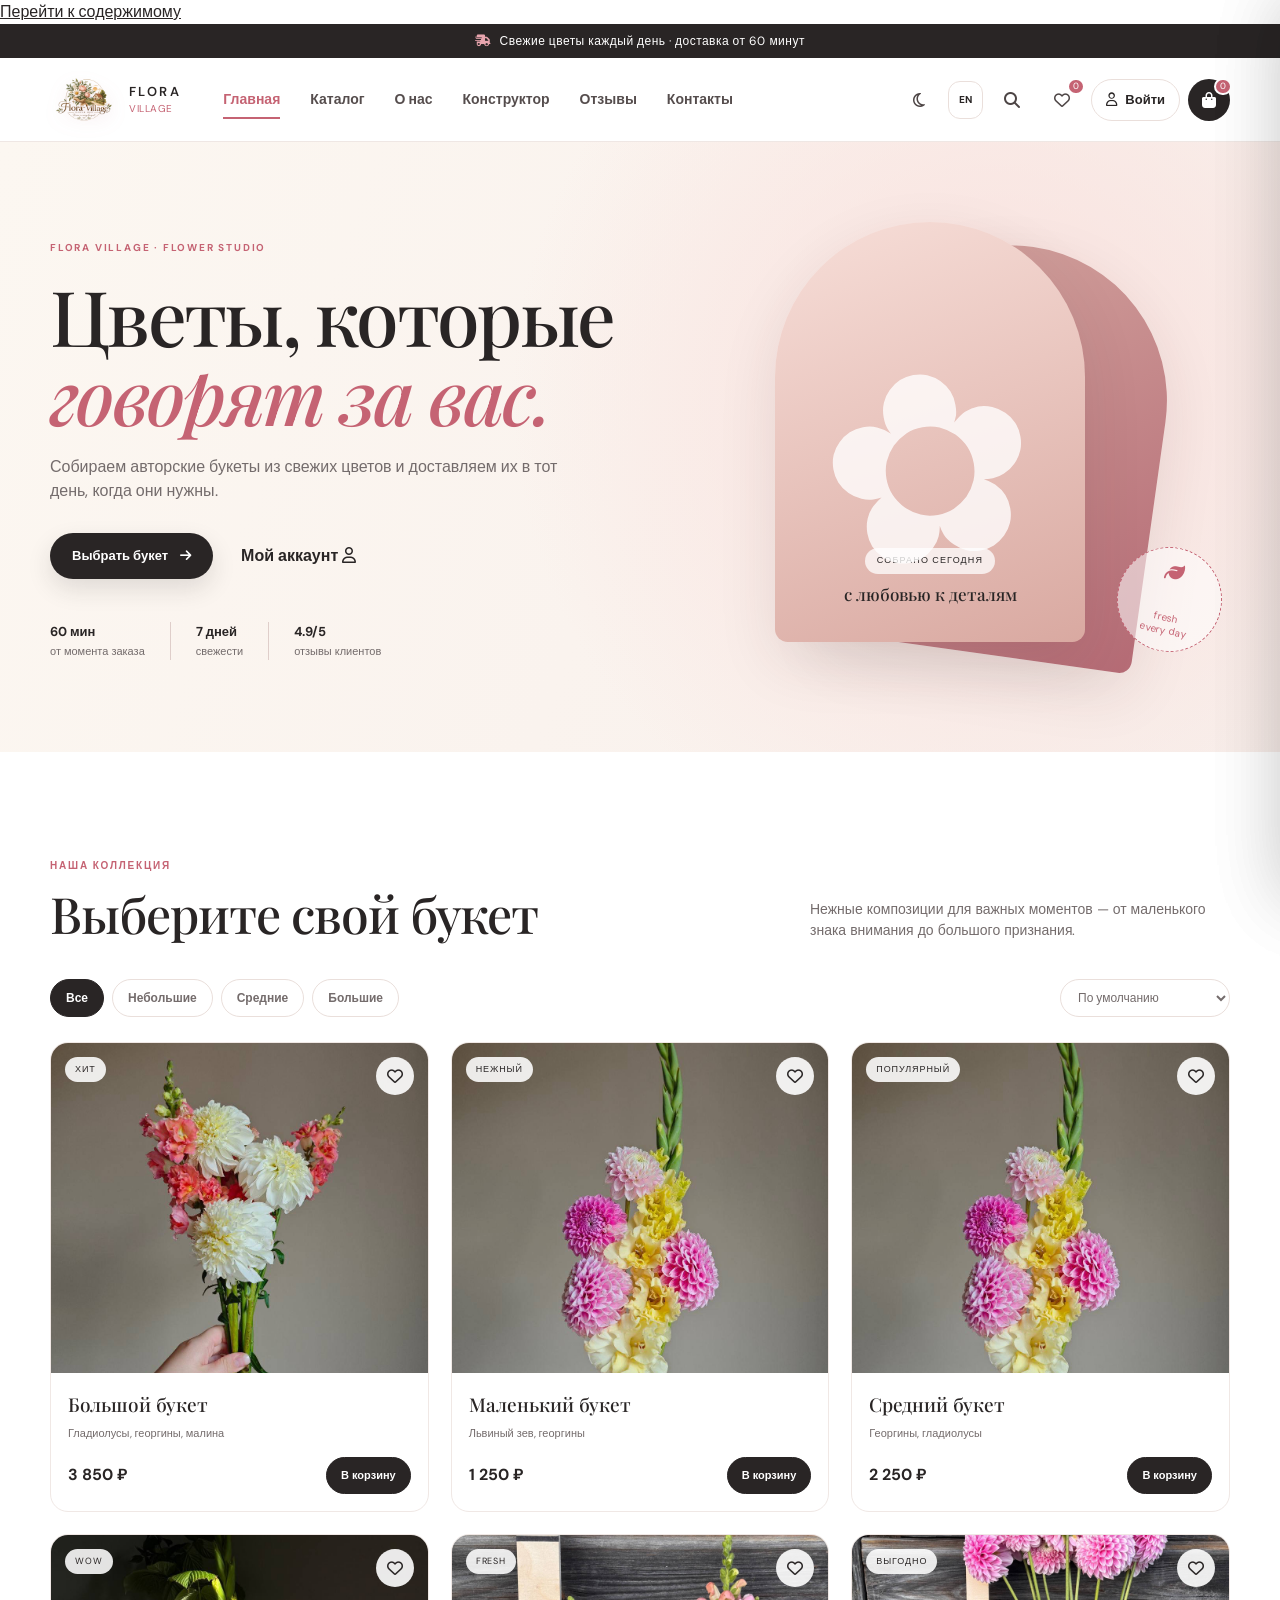
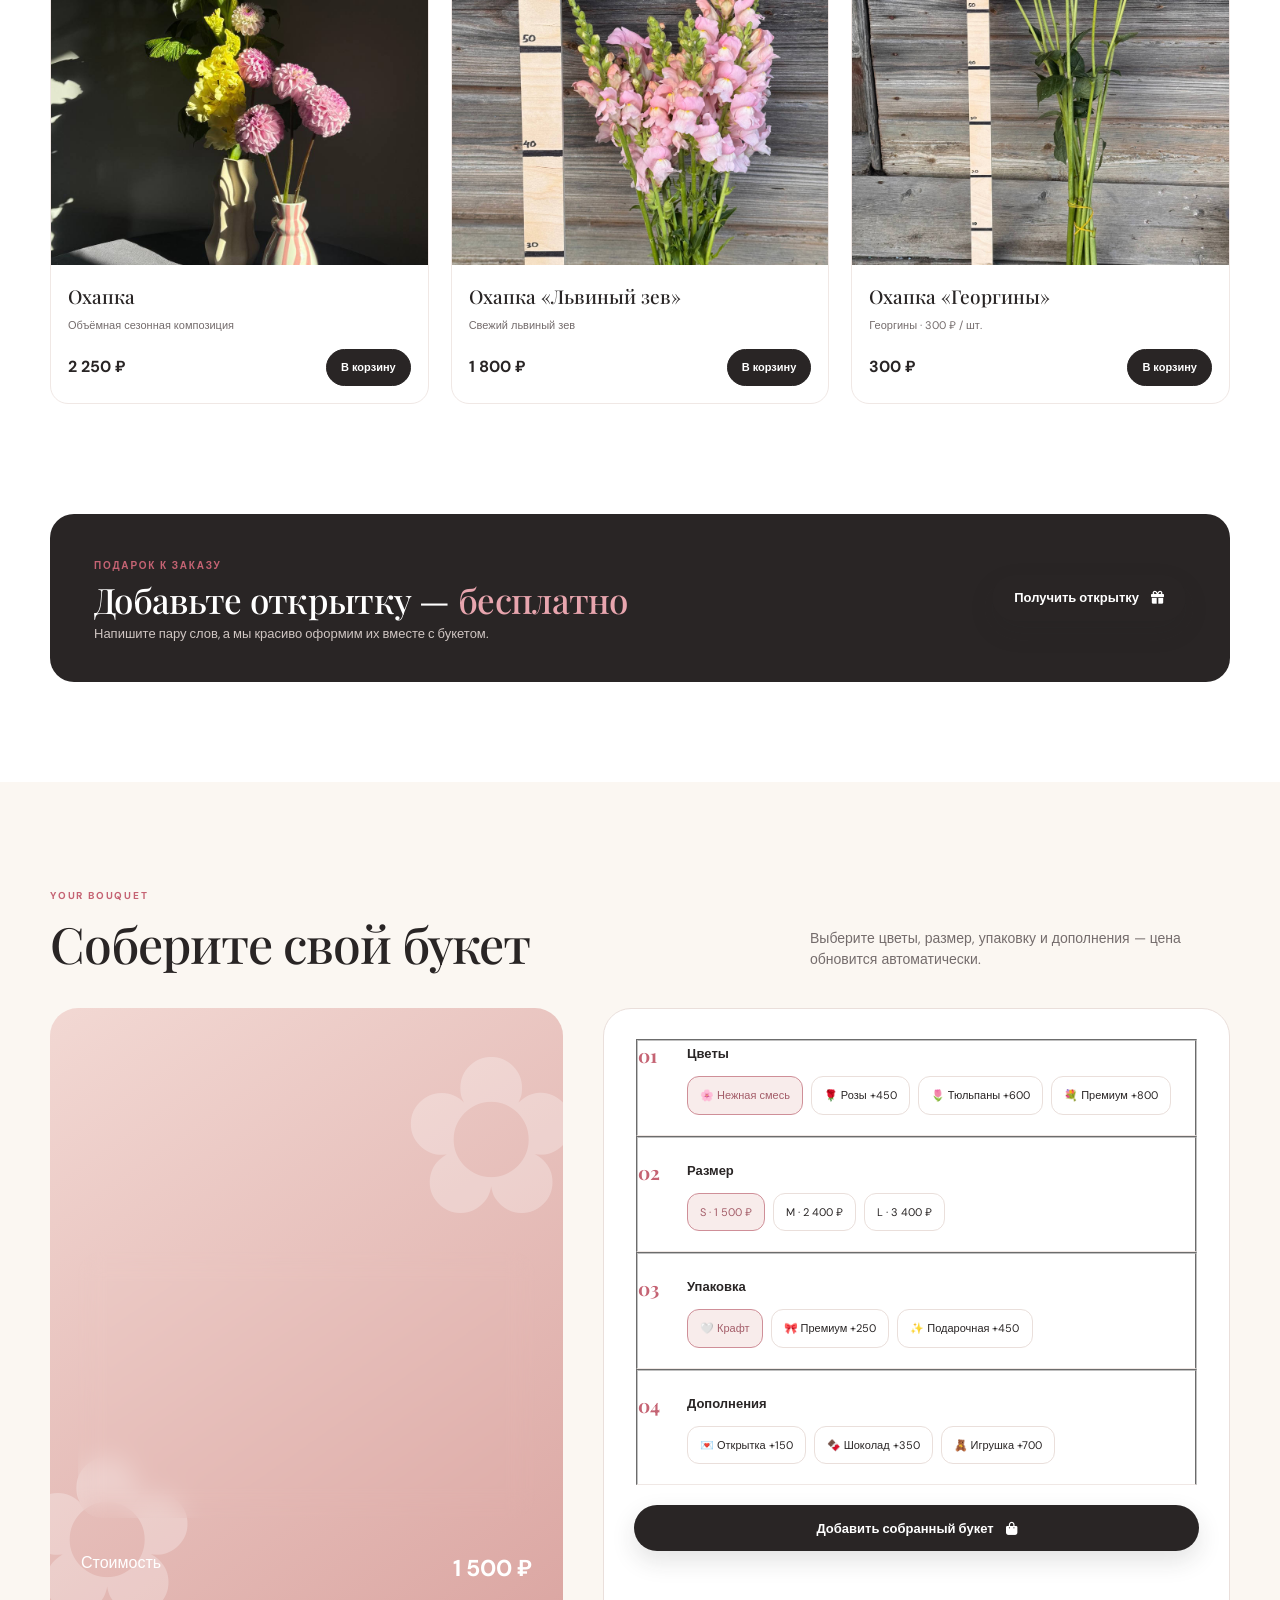
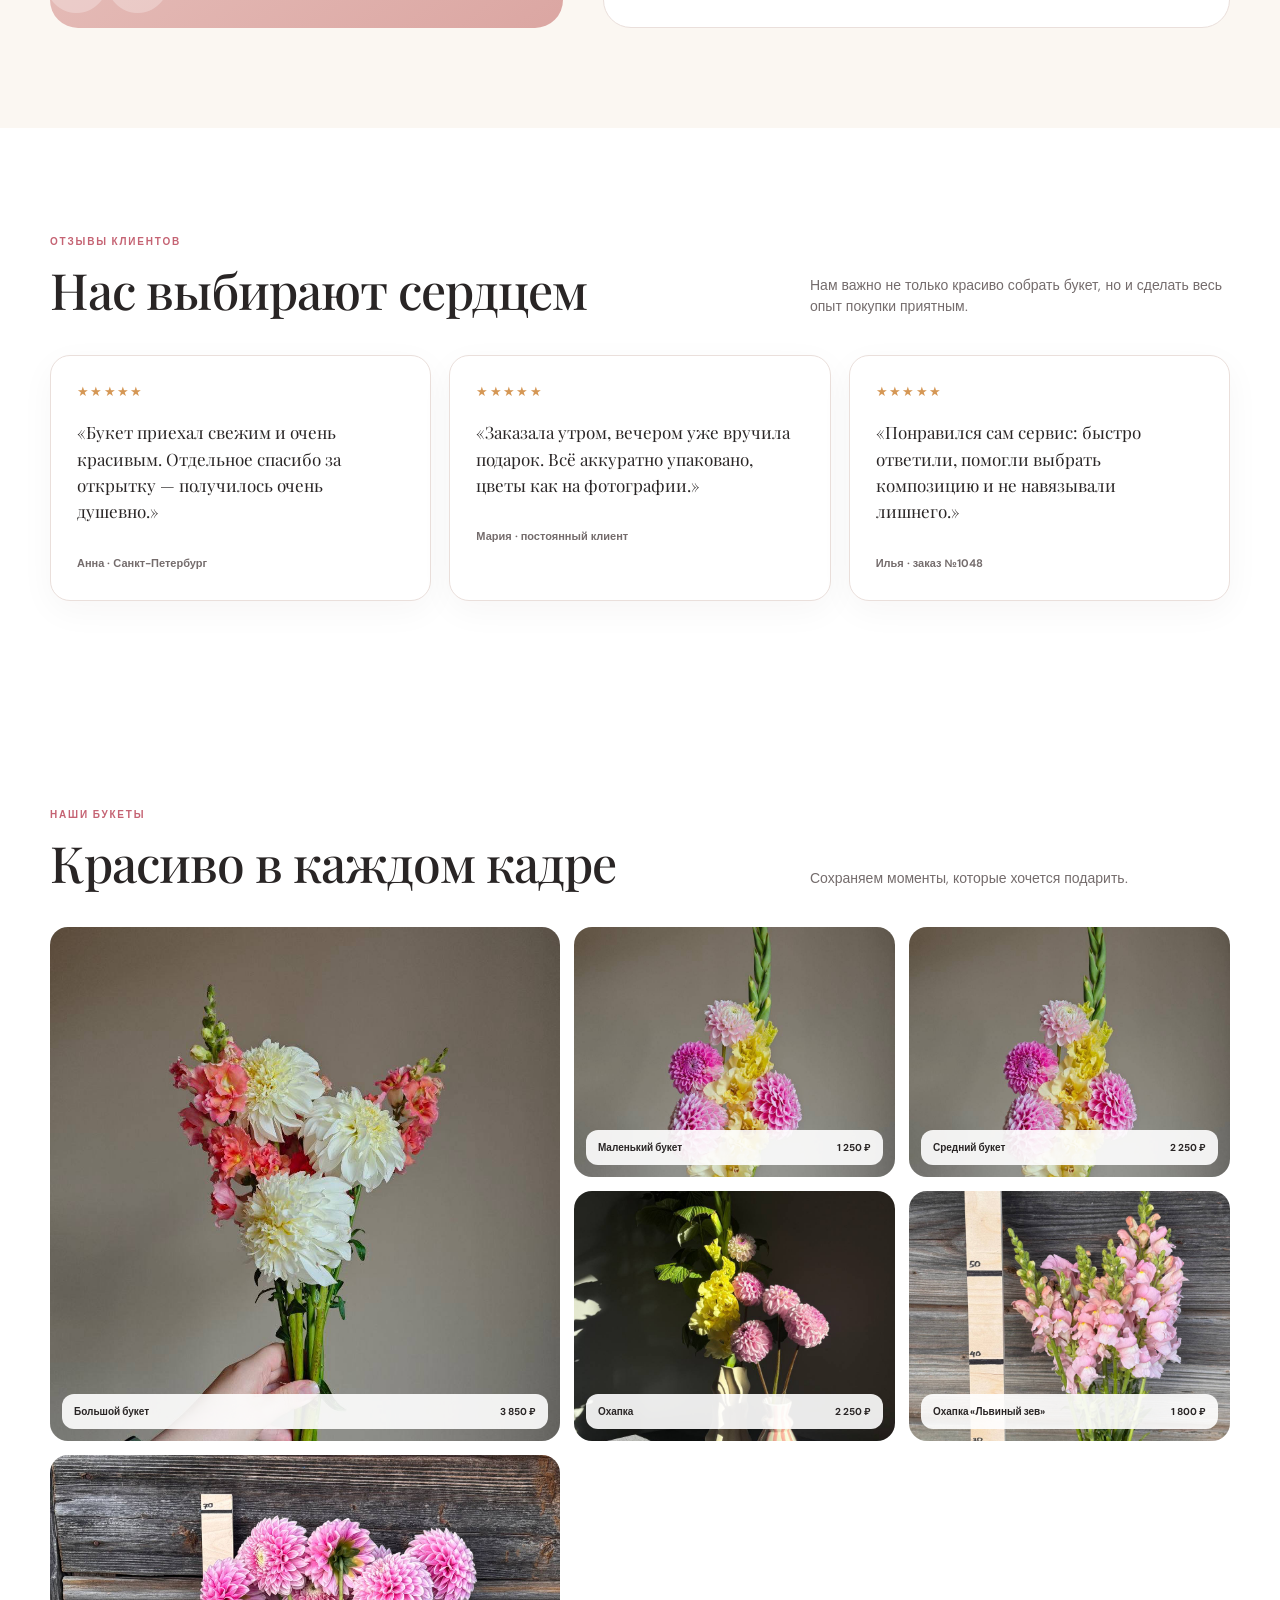
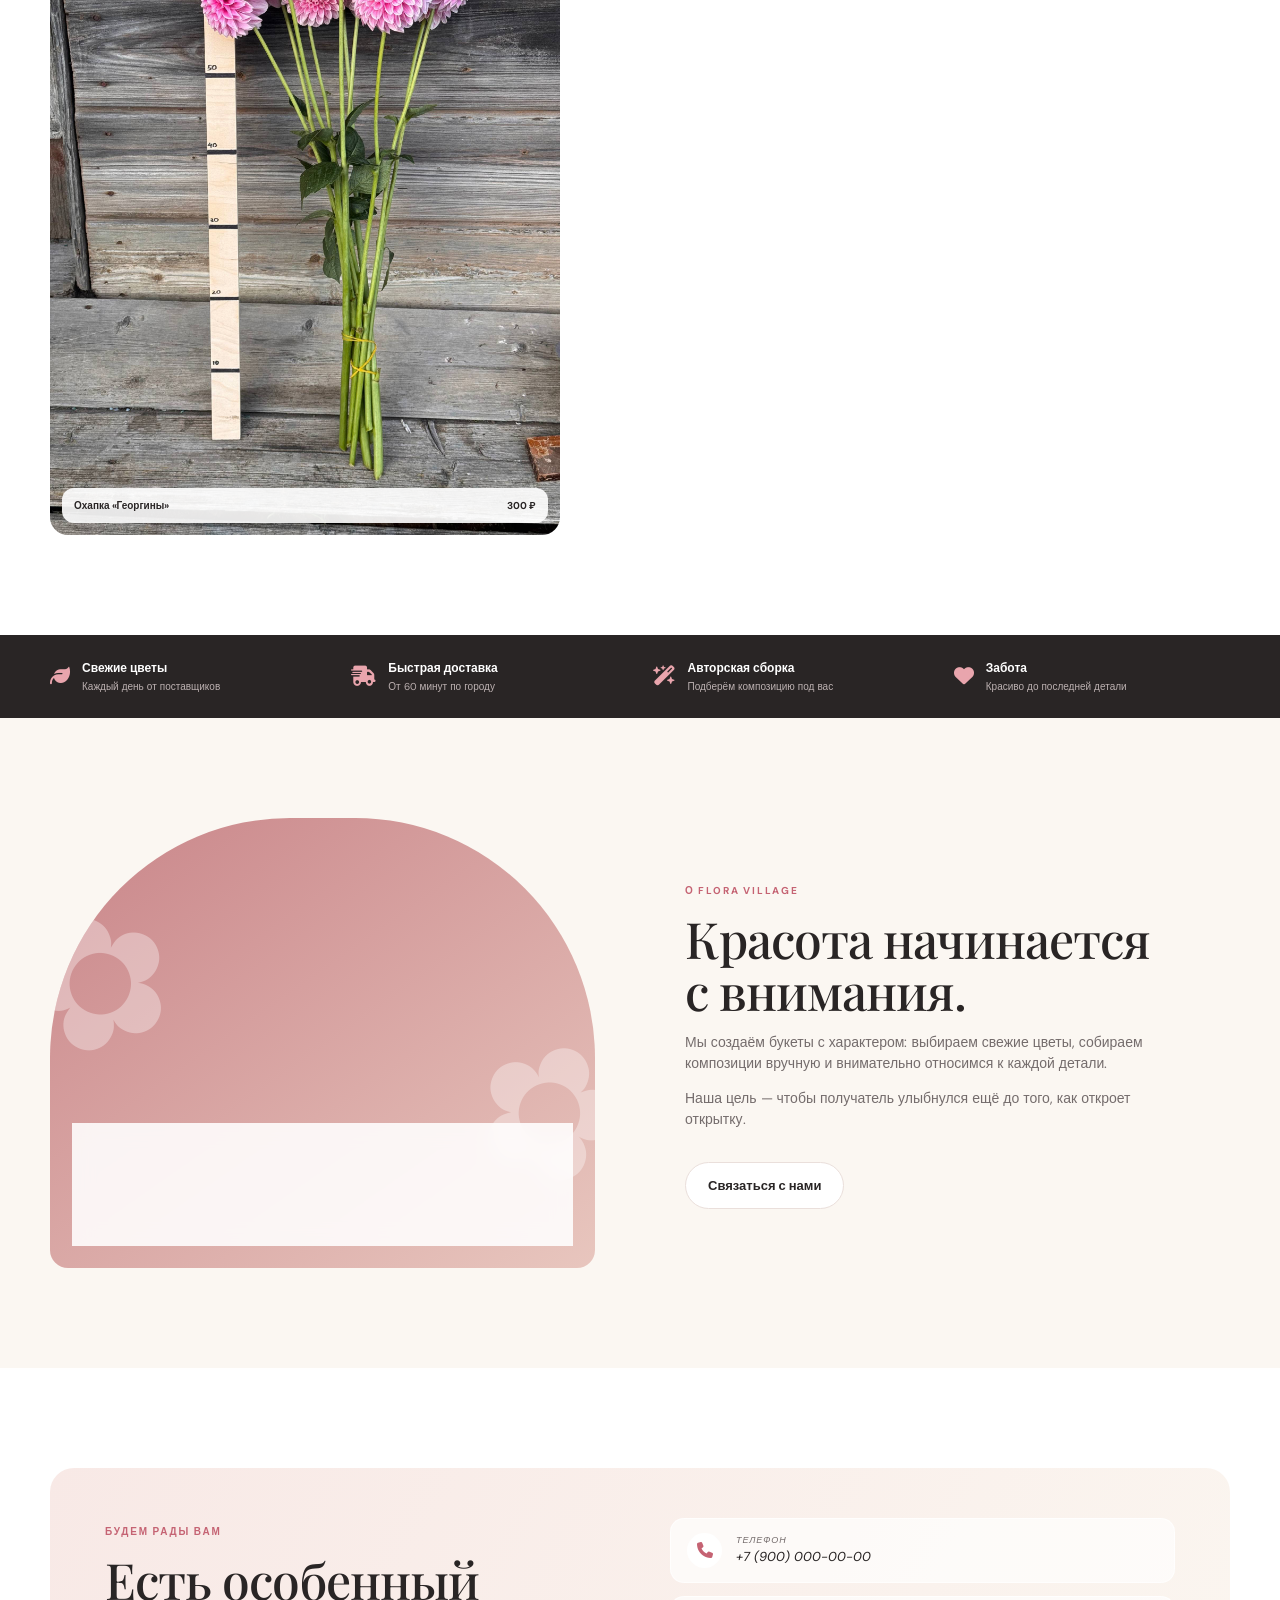
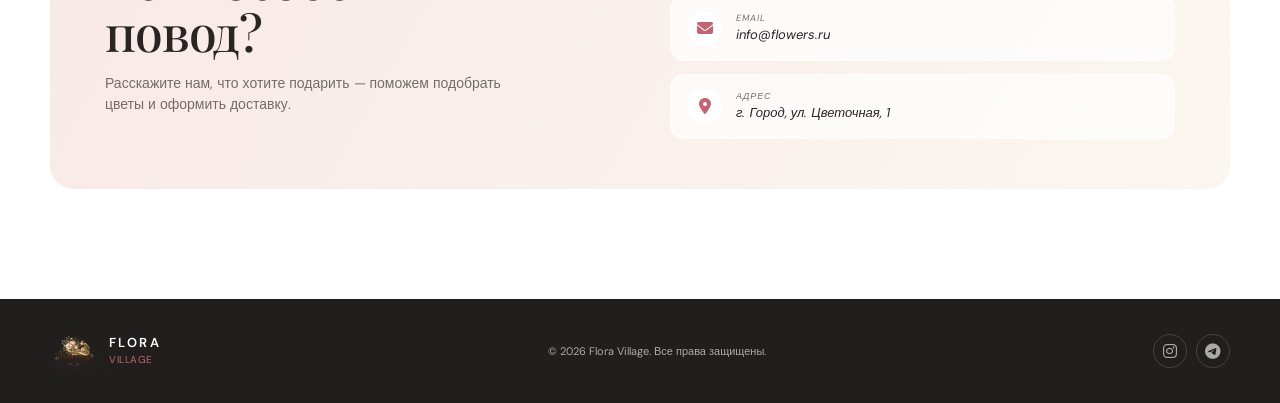
<file: index.html>
<!DOCTYPE html>
<html lang="ru">
<head>
  <meta charset="UTF-8">
    <!-- PWA Manifest -->
  <link rel="manifest" href="manifest.json">

  <meta
    name="viewport"
    content="width=device-width, initial-scale=1.0"
  >

  <meta
    name="theme-color"
    content="#b85c6b"
  >

  <meta
    name="description"
    content="Flora Village — авторские букеты из свежих цветов с доставкой. Выберите готовый букет или создайте собственную композицию."
  >

  <meta
    name="robots"
    content="index, follow"
  >

  <meta
    name="author"
    content="Flora Village"
  >

  <meta
    name="keywords"
    content="цветы, букеты, доставка цветов, авторские букеты, Flora Village"
  >

  <meta
    name="format-detection"
    content="telephone=no"
  >

  <!-- Open Graph -->
  <meta
    property="og:type"
    content="website"
  >

  <meta
    property="og:locale"
    content="ru_RU"
  >

  <meta
    property="og:title"
    content="Flora Village — цветы, которые говорят за вас"
  >

  <meta
    property="og:description"
    content="Авторские букеты из свежих цветов с доставкой."
  >

  <meta
    property="og:image"
    content="logo.png"
  >

  <meta
    property="og:image:alt"
    content="Flora Village"
  >

  <meta
    property="og:site_name"
    content="Flora Village"
  >

  <!-- Favicon -->
  <link
    rel="icon"
    href="tab-icon.ico"
    type="image/x-icon"
  >

  <link
    rel="shortcut icon"
    href="tab-icon.ico"
    type="image/x-icon"
  >

  <!-- Performance -->
  <link
    rel="preconnect"
    href="https://fonts.googleapis.com"
  >

  <link
    rel="preconnect"
    href="https://fonts.gstatic.com"
    crossorigin
  >

  <!-- Font Awesome -->
  <link
    rel="stylesheet"
    href="https://cdnjs.cloudflare.com/ajax/libs/font-awesome/6.5.1/css/all.min.css"
    crossorigin="anonymous"
  >

  <!-- Google Fonts -->
  <link
    href="https://fonts.googleapis.com/css2?family=DM+Sans:wght@400;500;600;700&family=Playfair+Display:wght@500;600;700&display=swap"
    rel="stylesheet"
  >

  <!-- Main stylesheet -->
  <link
    rel="stylesheet"
    href="style.css"
  >

  <title>
    Flora Village — доставка свежих цветов и авторских букетов
  </title>
</head>


<body id="top">

  <!-- Skip navigation -->
  <a
    class="skip-link"
    href="#main-content"
  >
    Перейти к содержимому
  </a>


  <!-- =====================================================
       ANNOUNCEMENT
  ====================================================== -->

  <div
    class="announcement"
    role="banner"
  >
    <div class="container">

      <i
        class="fa-solid fa-truck-fast"
        aria-hidden="true"
      ></i>

      <span>
        Свежие цветы каждый день · доставка от 60 минут
      </span>

    </div>
  </div>


  <!-- =====================================================
       HEADER
  ====================================================== -->

  <header class="header">

    <div class="container header__inner">

      <!-- Logo -->
      <a
        class="logo"
        href="#top"
        aria-label="Flora Village — на главную"
      >

        <img
          src="logo.png"
          alt="Flora Village"
          width="120"
          height="120"
          decoding="async"
        >

        <span>
          FLORA
          <b>VILLAGE</b>
        </span>

      </a>


      <!-- Main navigation -->
      <nav
        class="nav"
        id="nav"
        aria-label="Основная навигация"
      >

        <a
          class="nav__link active"
          href="#top"
          aria-current="page"
        >
          Главная
        </a>

        <a
          class="nav__link"
          href="#catalog"
        >
          Каталог
        </a>

        <a
          class="nav__link"
          href="#about"
        >
          О нас
        </a>

        <a
          class="nav__link"
          href="#builder"
        >
          Конструктор
        </a>

        <a
          class="nav__link"
          href="#reviews"
        >
          Отзывы
        </a>

        <a
          class="nav__link"
          href="#contacts"
        >
          Контакты
        </a>

      </nav>


      <!-- Header actions -->
      <div class="header__actions">

        <!-- Theme -->
        <button
          class="icon-btn"
          id="themeBtn"
          type="button"
          aria-label="Переключить тёмную тему"
          aria-pressed="false"
        >
          <i
            class="fa-regular fa-moon"
            aria-hidden="true"
          ></i>
        </button>


        <!-- Language -->
        <button
          class="lang-btn"
          id="langBtn"
          type="button"
          aria-label="Изменить язык"
          aria-haspopup="menu"
        >
          EN
        </button>


        <!-- Search -->
        <button
          class="icon-btn"
          id="searchBtn"
          type="button"
          aria-label="Открыть поиск"
          aria-expanded="false"
          aria-controls="searchbar"
        >
          <i
            class="fa-solid fa-magnifying-glass"
            aria-hidden="true"
          ></i>
        </button>


        <!-- Favorites -->
        <button
          class="icon-btn has-badge"
          id="favBtn"
          type="button"
          aria-label="Открыть избранное"
          aria-controls="favPanel"
        >
          <i
            class="fa-regular fa-heart"
            aria-hidden="true"
          ></i>

          <span
            id="favCount"
            aria-hidden="true"
          >
            0
          </span>
        </button>


        <!-- Account -->
        <button
          class="account-chip"
          id="accountBtn"
          type="button"
          aria-label="Открыть личный кабинет"
          aria-controls="accountModal"
          aria-haspopup="dialog"
        >
          <i
            class="fa-regular fa-user"
            aria-hidden="true"
          ></i>

          <span>
            Войти
          </span>
        </button>


        <!-- Cart -->
        <button
          class="icon-btn cart-btn has-badge"
          id="cartBtn"
          type="button"
          aria-label="Открыть корзину"
          aria-controls="cartPanel"
        >
          <i
            class="fa-solid fa-bag-shopping"
            aria-hidden="true"
          ></i>

          <span
            id="cartCount"
            aria-hidden="true"
          >
            0
          </span>
        </button>


        <!-- Mobile menu -->
        <button
          class="burger"
          id="burgerBtn"
          type="button"
          aria-label="Открыть меню"
          aria-expanded="false"
          aria-controls="nav"
        >
          <span aria-hidden="true"></span>
          <span aria-hidden="true"></span>
          <span aria-hidden="true"></span>
        </button>

      </div>

    </div>


    <!-- Search -->
    <div
      class="searchbar"
      id="searchbar"
      aria-hidden="true"
    >

      <div class="container">

        <form
          id="searchForm"
          role="search"
          aria-label="Поиск по каталогу"
        >

          <i
            class="fa-solid fa-magnifying-glass"
            aria-hidden="true"
          ></i>

          <label
            class="sr-only"
            for="searchInput"
          >
            Поиск по каталогу
          </label>

          <input
            id="searchInput"
            name="search"
            type="search"
            placeholder="Найти букет, цветок или композицию…"
            autocomplete="off"
            spellcheck="false"
          >

          <button
            type="button"
            id="searchClear"
            aria-label="Очистить поиск"
          >
            Очистить
          </button>

        </form>

      </div>

    </div>

  </header>


  <!-- =====================================================
       MAIN
  ====================================================== -->

  <main id="main-content">


    <!-- ===================================================
         HERO
    ==================================================== -->

    <section
      class="hero"
      aria-labelledby="hero-title"
    >

      <div class="container hero__grid">

        <div class="hero__copy">

          <span class="eyebrow">
            FLORA VILLAGE · FLOWER STUDIO
          </span>

          <h1 id="hero-title">
            Цветы, которые
            <br>
            <em>говорят за вас.</em>
          </h1>

          <p>
            Собираем авторские букеты из свежих цветов
            и доставляем их в тот день, когда они нужны.
          </p>


          <div class="hero__buttons">

            <a
              class="btn btn--dark"
              href="#catalog"
            >
              Выбрать букет

              <i
                class="fa-solid fa-arrow-right"
                aria-hidden="true"
              ></i>
            </a>

            <button
              class="text-btn"
              id="quickAccount"
              type="button"
              aria-controls="accountModal"
            >
              Мой аккаунт

              <i
                class="fa-regular fa-user"
                aria-hidden="true"
              ></i>
            </button>

          </div>


          <div
            class="hero__facts"
            aria-label="Преимущества Flora Village"
          >

            <span>
              <b>60 мин</b>
              от момента заказа
            </span>

            <span>
              <b>7 дней</b>
              свежести
            </span>

            <span>
              <b>4.9/5</b>
              отзывы клиентов
            </span>

          </div>

        </div>


        <div
          class="hero__visual"
          aria-hidden="true"
        >

          <div class="hero__card hero__card--back"></div>

          <div class="hero__card hero__card--front">

            <div class="hero__flower">
              ✿
            </div>

            <span>
              Собрано сегодня
            </span>

            <strong>
              с любовью к деталям
            </strong>

          </div>

          <div class="hero__stamp">

            <i
              class="fa-solid fa-leaf"
              aria-hidden="true"
            ></i>

            <span>
              fresh
              <br>
              every day
            </span>

          </div>

        </div>

      </div>

    </section>


    <!-- ===================================================
         CATALOG
    ==================================================== -->

    <section
      class="catalog section"
      id="catalog"
      aria-labelledby="catalog-title"
    >

      <div class="container">

        <div class="section-head">

          <div>

            <span class="eyebrow">
              НАША КОЛЛЕКЦИЯ
            </span>

            <h2 id="catalog-title">
              Выберите свой букет
            </h2>

          </div>

          <p>
            Нежные композиции для важных моментов —
            от маленького знака внимания до большого признания.
          </p>

        </div>


        <!-- Catalog controls -->
        <div class="catalog-tools">

          <div
            class="categories"
            id="categories"
            role="group"
            aria-label="Категории букетов"
          >

            <button
              class="category active"
              type="button"
              data-category="all"
              aria-pressed="true"
            >
              Все
            </button>

            <button
              class="category"
              type="button"
              data-category="small"
              aria-pressed="false"
            >
              Небольшие
            </button>

            <button
              class="category"
              type="button"
              data-category="medium"
              aria-pressed="false"
            >
              Средние
            </button>

            <button
              class="category"
              type="button"
              data-category="large"
              aria-pressed="false"
            >
              Большие
            </button>

          </div>


          <label
            class="sr-only"
            for="sortSelect"
          >
            Сортировка товаров
          </label>

          <select
            id="sortSelect"
            class="sort"
            aria-label="Сортировка товаров"
          >
            <option value="default">
              По умолчанию
            </option>

            <option value="priceAsc">
              Сначала дешевле
            </option>

            <option value="priceDesc">
              Сначала дороже
            </option>

            <option value="name">
              По названию
            </option>
          </select>

        </div>


        <!-- Products -->
        <div
          class="catalog__grid"
          id="catalogGrid"
          aria-live="polite"
        ></div>


        <!-- Empty search result -->
        <div
          class="empty-results"
          id="emptyResults"
          hidden
          role="status"
        >

          <i
            class="fa-regular fa-face-frown"
            aria-hidden="true"
          ></i>

          <h3>
            Ничего не нашли
          </h3>

          <p>
            Попробуйте изменить запрос
            или выбрать другую категорию.
          </p>

        </div>

      </div>

    </section>


    <!-- ===================================================
         PROMO
    ==================================================== -->

    <section
      class="promo-banner section"
      aria-labelledby="promo-title"
    >

      <div class="container promo-banner__inner">

        <div>

          <span class="eyebrow">
            ПОДАРОК К ЗАКАЗУ
          </span>

          <h2 id="promo-title">
            Добавьте открытку —
            <em>бесплатно</em>
          </h2>

          <p>
            Напишите пару слов,
            а мы красиво оформим их вместе с букетом.
          </p>

        </div>

        <button
          class="btn btn--dark"
          id="promoBtn"
          type="button"
        >
          Получить открытку

          <i
            class="fa-solid fa-gift"
            aria-hidden="true"
          ></i>
        </button>

      </div>

    </section>


    <!-- ===================================================
         BOUQUET BUILDER
    ==================================================== -->

    <section
      class="builder section"
      id="builder"
      aria-labelledby="builder-title"
    >

      <div class="container">

        <div class="section-head">

          <div>

            <span class="eyebrow">
              YOUR BOUQUET
            </span>

            <h2 id="builder-title">
              Соберите свой букет
            </h2>

          </div>

          <p>
            Выберите цветы, размер, упаковку
            и дополнения — цена обновится автоматически.
          </p>

        </div>


        <div class="builder__grid">


          <!-- Preview -->
          <div class="builder__visual">

            <div class="builder__bouquet">

              <div
                class="builder__flowers"
                id="builderFlowers"
                aria-hidden="true"
              >
                ✿
              </div>

              <span>
                Ваш букет
              </span>

              <strong id="builderPreview">
                Авторская композиция
              </strong>

            </div>


            <div class="builder__summary">

              <span>
                Стоимость
              </span>

              <b>
                <span id="builderTotal">
                  1 500
                </span>
                ₽
              </b>

            </div>

          </div>


          <!-- Builder form -->
          <div class="builder__form">


            <!-- Step 01 -->
            <fieldset class="builder-step">

              <legend class="sr-only">
                Шаг 1. Выберите цветы
              </legend>

              <b aria-hidden="true">
                01
              </b>

              <div>

                <span>
                  Цветы
                </span>

                <div
                  class="choice-grid"
                  id="flowerChoices"
                >

                  <button
                    class="choice active"
                    type="button"
                    data-builder-price="0"
                    data-builder-name="Нежная смесь"
                    aria-pressed="true"
                  >
                    🌸 Нежная смесь
                  </button>

                  <button
                    class="choice"
                    type="button"
                    data-builder-price="450"
                    data-builder-name="Розы"
                    aria-pressed="false"
                  >
                    🌹 Розы +450
                  </button>

                  <button
                    class="choice"
                    type="button"
                    data-builder-price="600"
                    data-builder-name="Тюльпаны"
                    aria-pressed="false"
                  >
                    🌷 Тюльпаны +600
                  </button>

                  <button
                    class="choice"
                    type="button"
                    data-builder-price="800"
                    data-builder-name="Премиум микс"
                    aria-pressed="false"
                  >
                    💐 Премиум +800
                  </button>

                </div>

              </div>

            </fieldset>


            <!-- Step 02 -->
            <fieldset class="builder-step">

              <legend class="sr-only">
                Шаг 2. Выберите размер
              </legend>

              <b aria-hidden="true">
                02
              </b>

              <div>

                <span>
                  Размер
                </span>

                <div class="choice-grid">

                  <button
                    class="choice active"
                    type="button"
                    data-size-price="0"
                    data-size="S"
                    aria-pressed="true"
                  >
                    S · 1 500 ₽
                  </button>

                  <button
                    class="choice"
                    type="button"
                    data-size-price="900"
                    data-size="M"
                    aria-pressed="false"
                  >
                    M · 2 400 ₽
                  </button>

                  <button
                    class="choice"
                    type="button"
                    data-size-price="1900"
                    data-size="L"
                    aria-pressed="false"
                  >
                    L · 3 400 ₽
                  </button>

                </div>

              </div>

            </fieldset>


            <!-- Step 03 -->
            <fieldset class="builder-step">

              <legend class="sr-only">
                Шаг 3. Выберите упаковку
              </legend>

              <b aria-hidden="true">
                03
              </b>

              <div>

                <span>
                  Упаковка
                </span>

                <div class="choice-grid">

                  <button
                    class="choice active"
                    type="button"
                    data-wrap-price="0"
                    aria-pressed="true"
                  >
                    🤍 Крафт
                  </button>

                  <button
                    class="choice"
                    type="button"
                    data-wrap-price="250"
                    aria-pressed="false"
                  >
                    🎀 Премиум +250
                  </button>

                  <button
                    class="choice"
                    type="button"
                    data-wrap-price="450"
                    aria-pressed="false"
                  >
                    ✨ Подарочная +450
                  </button>

                </div>

              </div>

            </fieldset>


            <!-- Step 04 -->
            <fieldset class="builder-step">

              <legend class="sr-only">
                Шаг 4. Выберите дополнения
              </legend>

              <b aria-hidden="true">
                04
              </b>

              <div>

                <span>
                  Дополнения
                </span>

                <div class="choice-grid">

                  <button
                    class="choice"
                    type="button"
                    data-extra-price="150"
                    aria-pressed="false"
                  >
                    💌 Открытка +150
                  </button>

                  <button
                    class="choice"
                    type="button"
                    data-extra-price="350"
                    aria-pressed="false"
                  >
                    🍫 Шоколад +350
                  </button>

                  <button
                    class="choice"
                    type="button"
                    data-extra-price="700"
                    aria-pressed="false"
                  >
                    🧸 Игрушка +700
                  </button>

                </div>

              </div>

            </fieldset>


            <button
              class="btn btn--dark full"
              id="builderAdd"
              type="button"
            >
              Добавить собранный букет

              <i
                class="fa-solid fa-bag-shopping"
                aria-hidden="true"
              ></i>
            </button>

          </div>

        </div>

      </div>

    </section>


    <!-- ===================================================
         REVIEWS
    ==================================================== -->

    <section
      class="reviews section"
      id="reviews"
      aria-labelledby="reviews-title"
    >

      <div class="container">

        <div class="section-head">

          <div>

            <span class="eyebrow">
              ОТЗЫВЫ КЛИЕНТОВ
            </span>

            <h2 id="reviews-title">
              Нас выбирают сердцем
            </h2>

          </div>

          <p>
            Нам важно не только красиво собрать букет,
            но и сделать весь опыт покупки приятным.
          </p>

        </div>


        <div class="reviews-grid">

          <article class="review">

            <div
              class="stars"
              aria-label="5 из 5"
            >
              ★★★★★
            </div>

            <p>
              «Букет приехал свежим и очень красивым.
              Отдельное спасибо за открытку —
              получилось очень душевно.»
            </p>

            <b>
              Анна · Санкт-Петербург
            </b>

          </article>


          <article class="review">

            <div
              class="stars"
              aria-label="5 из 5"
            >
              ★★★★★
            </div>

            <p>
              «Заказала утром, вечером уже вручила подарок.
              Всё аккуратно упаковано,
              цветы как на фотографии.»
            </p>

            <b>
              Мария · постоянный клиент
            </b>

          </article>


          <article class="review">

            <div
              class="stars"
              aria-label="5 из 5"
            >
              ★★★★★
            </div>

            <p>
              «Понравился сам сервис:
              быстро ответили, помогли выбрать композицию
              и не навязывали лишнего.»
            </p>

            <b>
              Илья · заказ №1048
            </b>

          </article>

        </div>

      </div>

    </section>


    <!-- ===================================================
         GALLERY
    ==================================================== -->

    <section
      class="gallery section"
      id="gallery"
      aria-labelledby="gallery-title"
    >

      <div class="container">

        <div class="section-head">

          <div>

            <span class="eyebrow">
              НАШИ БУКЕТЫ
            </span>

            <h2 id="gallery-title">
              Красиво в каждом кадре
            </h2>

          </div>

          <p>
            Сохраняем моменты,
            которые хочется подарить.
          </p>

        </div>


        <div
          class="gallery-grid"
          id="galleryGrid"
          aria-live="polite"
        ></div>

      </div>

    </section>


    <!-- ===================================================
         SERVICES
    ==================================================== -->

    <section
      class="service-strip"
      aria-label="Преимущества"
    >

      <div class="container service-grid">

        <div>

          <i
            class="fa-solid fa-leaf"
            aria-hidden="true"
          ></i>

          <span>
            <b>
              Свежие цветы
            </b>

            <small>
              Каждый день от поставщиков
            </small>
          </span>

        </div>


        <div>

          <i
            class="fa-solid fa-truck-fast"
            aria-hidden="true"
          ></i>

          <span>
            <b>
              Быстрая доставка
            </b>

            <small>
              От 60 минут по городу
            </small>
          </span>

        </div>


        <div>

          <i
            class="fa-solid fa-wand-magic-sparkles"
            aria-hidden="true"
          ></i>

          <span>
            <b>
              Авторская сборка
            </b>

            <small>
              Подберём композицию под вас
            </small>
          </span>

        </div>


        <div>

          <i
            class="fa-solid fa-heart"
            aria-hidden="true"
          ></i>

          <span>
            <b>
              Забота
            </b>

            <small>
              Красиво до последней детали
            </small>
          </span>

        </div>

      </div>

    </section>


    <!-- ===================================================
         ABOUT
    ==================================================== -->

    <section
      class="about section"
      id="about"
      aria-labelledby="about-title"
    >

      <div class="container about__grid">

        <div
          class="about__visual"
          aria-hidden="true"
        >

          <div class="about__quote">

            <i
              class="fa-solid fa-quote-left"
              aria-hidden="true"
            ></i>

            <p>
              Цветы — это маленький способ сказать человеку:
              «Я о тебе подумал».
            </p>

          </div>

        </div>


        <div class="about__copy">

          <span class="eyebrow">
            О FLORA VILLAGE
          </span>

          <h2 id="about-title">
            Красота начинается
            <br>
            с внимания.
          </h2>

          <p>
            Мы создаём букеты с характером:
            выбираем свежие цветы,
            собираем композиции вручную
            и внимательно относимся к каждой детали.
          </p>

          <p>
            Наша цель — чтобы получатель улыбнулся
            ещё до того, как откроет открытку.
          </p>

          <a
            class="btn btn--light"
            href="#contacts"
          >
            Связаться с нами
          </a>

        </div>

      </div>

    </section>


    <!-- ===================================================
         CONTACTS
    ==================================================== -->

    <section
      class="contacts section"
      id="contacts"
      aria-labelledby="contacts-title"
    >

      <div class="container">

        <div class="contacts__box">

          <div>

            <span class="eyebrow">
              БУДЕМ РАДЫ ВАМ
            </span>

            <h2 id="contacts-title">
              Есть особенный повод?
            </h2>

            <p>
              Расскажите нам, что хотите подарить —
              поможем подобрать цветы
              и оформить доставку.
            </p>

          </div>


          <address class="contact-list">

            <a href="tel:+79000000000">

              <i
                class="fa-solid fa-phone"
                aria-hidden="true"
              ></i>

              <span>
                <small>
                  Телефон
                </small>

                +7 (900) 000-00-00
              </span>

            </a>


            <a href="mailto:info@flowers.ru">

              <i
                class="fa-solid fa-envelope"
                aria-hidden="true"
              ></i>

              <span>
                <small>
                  Email
                </small>

                info@flowers.ru
              </span>

            </a>


            <div>

              <i
                class="fa-solid fa-location-dot"
                aria-hidden="true"
              ></i>

              <span>
                <small>
                  Адрес
                </small>

                г. Город, ул. Цветочная, 1
              </span>

            </div>

          </address>

        </div>

      </div>

    </section>

  </main>


  <!-- =====================================================
       FOOTER
  ====================================================== -->

  <footer class="footer">

    <div class="container footer__inner">

      <a
        class="logo logo--footer"
        href="#top"
        aria-label="Flora Village — на главную"
      >

        <img
          src="logo.png"
          alt="Flora Village"
          width="120"
          height="120"
          loading="lazy"
          decoding="async"
        >

        <span>
          FLORA
          <b>VILLAGE</b>
        </span>

      </a>


      <p>
        © 2026 Flora Village.
        Все права защищены.
      </p>


      <div
        class="footer__social"
        aria-label="Социальные сети"
      >

        <a
          href="#"
          aria-label="Instagram Flora Village"
          rel="noopener noreferrer"
        >
          <i
            class="fa-brands fa-instagram"
            aria-hidden="true"
          ></i>
        </a>

        <a
          href="#"
          aria-label="Telegram Flora Village"
          rel="noopener noreferrer"
        >
          <i
            class="fa-brands fa-telegram"
            aria-hidden="true"
          ></i>
        </a>

      </div>

    </div>

  </footer>


  <!-- =====================================================
       MOBILE NAVIGATION
  ====================================================== -->

  <nav
    class="mobile-nav"
    aria-label="Мобильная навигация"
  >

    <button
      type="button"
      data-mobile="top"
    >
      <i
        class="fa-solid fa-house"
        aria-hidden="true"
      ></i>

      <span>
        Главная
      </span>
    </button>


    <button
      type="button"
      data-mobile="catalog"
    >
      <i
        class="fa-solid fa-bag-shopping"
        aria-hidden="true"
      ></i>

      <span>
        Каталог
      </span>
    </button>


    <button
      type="button"
      data-mobile="favorites"
      aria-label="Открыть избранное"
    >
      <i
        class="fa-regular fa-heart"
        aria-hidden="true"
      ></i>

      <span>
        Избранное
      </span>

      <b
        id="mobileFav"
        aria-label="Количество избранных товаров"
      >
        0
      </b>
    </button>


    <button
      type="button"
      data-mobile="account"
    >
      <i
        class="fa-regular fa-user"
        aria-hidden="true"
      ></i>

      <span>
        Аккаунт
      </span>

    </button>

  </nav>


  <!-- =====================================================
       GLOBAL OVERLAY
  ====================================================== -->

  <div
    class="overlay"
    id="overlay"
    aria-hidden="true"
  ></div>


  <!-- =====================================================
       FAVORITES PANEL
  ====================================================== -->

  <aside
    class="side-panel"
    id="favPanel"
    aria-label="Избранное"
    aria-hidden="true"
  >

    <div class="panel-head">

      <div>

        <span class="eyebrow">
          ВАШИ ЛЮБИМЫЕ
        </span>

        <h3>
          Избранное
        </h3>

      </div>

      <button
        class="close"
        id="favClose"
        type="button"
        aria-label="Закрыть избранное"
      >
        ×
      </button>

    </div>


    <div
      class="panel-body"
      id="favBody"
      aria-live="polite"
    ></div>

  </aside>


  <!-- =====================================================
       CART PANEL
  ====================================================== -->

  <aside
    class="side-panel"
    id="cartPanel"
    aria-label="Корзина"
    aria-hidden="true"
  >

    <div class="panel-head">

      <div>

        <span class="eyebrow">
          ВАШ ЗАКАЗ
        </span>

        <h3>
          Корзина
        </h3>

      </div>

      <button
        class="close"
        id="cartClose"
        type="button"
        aria-label="Закрыть корзину"
      >
        ×
      </button>

    </div>


    <div
      class="panel-body"
      id="cartBody"
      aria-live="polite"
    ></div>


    <div
      class="panel-footer"
      id="cartFooter"
      hidden
    >

      <div class="total">

        <span>
          Итого
        </span>

        <b>
          <span id="cartTotal">
            0
          </span>
          ₽
        </b>

      </div>


      <button
        class="btn btn--dark full"
        id="checkoutBtn"
        type="button"
      >
        Перейти к оформлению

        <i
          class="fa-solid fa-arrow-right"
          aria-hidden="true"
        ></i>
      </button>

    </div>

  </aside>


  <!-- =====================================================
       ACCOUNT MODAL
  ====================================================== -->

  <div
    class="modal"
    id="accountModal"
    aria-hidden="true"
  >

    <div
      class="modal__card modal__card--account"
      role="dialog"
      aria-modal="true"
      aria-labelledby="account-title"
    >

      <button
        class="close modal-close"
        id="accountClose"
        type="button"
        aria-label="Закрыть личный кабинет"
      >
        ×
      </button>


      <div class="account-brand">

        <div class="account-brand__icon">

          <i
            class="fa-regular fa-user"
            aria-hidden="true"
          ></i>

        </div>

        <div>

          <span class="eyebrow">
            FLORA VILLAGE
          </span>

          <h2 id="account-title">
            Личный кабинет
          </h2>

        </div>

      </div>


      <!-- Authentication -->
      <div id="accountAuth">

        <div
          class="tabs"
          role="tablist"
          aria-label="Авторизация"
        >

          <button
            class="tab active"
            type="button"
            data-tab="login"
            role="tab"
            aria-selected="true"
          >
            Войти
          </button>

          <button
            class="tab"
            type="button"
            data-tab="register"
            role="tab"
            aria-selected="false"
          >
            Создать аккаунт
          </button>

        </div>


        <!-- Login -->
        <form
          id="loginForm"
          class="account-form active"
          novalidate
        >

          <label for="loginEmail">
            Email

            <input
              id="loginEmail"
              name="email"
              type="email"
              autocomplete="email"
              required
              placeholder="you@example.com"
            >
          </label>


          <label for="loginPassword">
            Пароль

            <input
              id="loginPassword"
              name="password"
              type="password"
              autocomplete="current-password"
              minlength="8"
              required
              placeholder="Введите пароль"
            >
          </label>


          <button
            class="btn btn--dark full"
            type="submit"
          >
            Войти
          </button>


          <p
            class="form-message"
            id="loginMessage"
            role="alert"
            aria-live="polite"
          ></p>

        </form>


        <!-- Registration -->
        <form
          id="registerForm"
          class="account-form"
          novalidate
        >

          <label for="registerName">
            Имя

            <input
              id="registerName"
              name="name"
              type="text"
              autocomplete="name"
              required
              placeholder="Ваше имя"
            >
          </label>


          <label for="registerEmail">
            Email

            <input
              id="registerEmail"
              name="email"
              type="email"
              autocomplete="email"
              required
              placeholder="you@example.com"
            >
          </label>


          <label for="registerPassword">
            Пароль

            <input
              id="registerPassword"
              name="password"
              type="password"
              autocomplete="new-password"
              minlength="8"
              required
              placeholder="Минимум 8 символов"
            >
          </label>


          <button
            class="btn btn--dark full"
            type="submit"
          >
            Создать аккаунт
          </button>


          <p
            class="form-message"
            id="registerMessage"
            role="alert"
            aria-live="polite"
          ></p>

        </form>

      </div>


      <!-- Account dashboard -->
      <div
        id="accountDashboard"
        hidden
      >

        <div class="account-user">

          <div
            class="avatar"
            id="avatar"
            aria-hidden="true"
          >
            A
          </div>

          <div>

            <span class="eyebrow">
              ДОБРО ПОЖАЛОВАТЬ
            </span>

            <h3 id="accountName">
              Гость
            </h3>

            <p id="accountEmail"></p>

          </div>


          <button
            class="btn btn--ghost"
            id="logoutBtn"
            type="button"
          >
            Выйти
          </button>

        </div>


        <div class="account-services">

          <button
            type="button"
            data-account-service="favorites"
          >

            <i
              class="fa-regular fa-heart"
              aria-hidden="true"
            ></i>

            <span>
              <b>Избранное</b>

              <small>
                <span id="accountFavCount">0</span>
                букетов
              </small>
            </span>

            <i
              class="fa-solid fa-chevron-right"
              aria-hidden="true"
            ></i>

          </button>


          <button
            type="button"
            data-account-service="cart"
          >

            <i
              class="fa-solid fa-bag-shopping"
              aria-hidden="true"
            ></i>

            <span>
              <b>Корзина</b>

              <small>
                <span id="accountCartCount">0</span>
                товаров
              </small>
            </span>

            <i
              class="fa-solid fa-chevron-right"
              aria-hidden="true"
            ></i>

          </button>


          <button
            type="button"
            data-account-service="orders"
          >

            <i
              class="fa-solid fa-box"
              aria-hidden="true"
            ></i>

            <span>
              <b>Мои заказы</b>

              <small>
                <span id="accountOrderCount">0</span>
                заказов
              </small>
            </span>

            <i
              class="fa-solid fa-chevron-right"
              aria-hidden="true"
            ></i>

          </button>


          <button
            type="button"
            data-account-service="addresses"
          >

            <i
              class="fa-solid fa-location-dot"
              aria-hidden="true"
            ></i>

            <span>
              <b>Адреса доставки</b>

              <small>
                Сохранённые адреса
              </small>
            </span>

            <i
              class="fa-solid fa-chevron-right"
              aria-hidden="true"
            ></i>

          </button>


          <button
            type="button"
            data-account-service="bonuses"
          >

            <i
              class="fa-solid fa-gift"
              aria-hidden="true"
            ></i>

            <span>
              <b>Бонусы</b>

              <small>
                <span id="bonusCount">250</span>
                бонусов
              </small>
            </span>

            <i
              class="fa-solid fa-chevron-right"
              aria-hidden="true"
            ></i>

          </button>


          <button
            type="button"
            data-account-service="reminders"
          >

            <i
              class="fa-regular fa-calendar"
              aria-hidden="true"
            ></i>

            <span>
              <b>Важные даты</b>

              <small>
                Дни рождения и годовщины
              </small>
            </span>

            <i
              class="fa-solid fa-chevron-right"
              aria-hidden="true"
            ></i>

          </button>

        </div>


        <div class="security-note">

          <i
            class="fa-solid fa-shield-heart"
            aria-hidden="true"
          ></i>

          <span>
            Демо-аккаунт работает в этом браузере.
            Для реальных заказов и безопасной авторизации
            нужен сервер.
          </span>

        </div>

      </div>

    </div>

  </div>


  <!-- =====================================================
       CHECKOUT MODAL
  ====================================================== -->

  <div
    class="modal"
    id="checkoutModal"
    aria-hidden="true"
  >

    <div
      class="modal__card"
      role="dialog"
      aria-modal="true"
      aria-labelledby="checkout-title"
    >

      <button
        class="close modal-close"
        id="checkoutClose"
        type="button"
        aria-label="Закрыть оформление заказа"
      >
        ×
      </button>


      <span class="eyebrow">
        ПОСЛЕДНИЙ ШАГ
      </span>

      <h2 id="checkout-title">
        Оформление заказа
      </h2>

      <p class="modal-lead">
        Оставьте контакты,
        и мы свяжемся с вами
        для подтверждения доставки.
      </p>


      <form
        id="checkoutForm"
        class="checkout-form"
        novalidate
      >

        <div class="form-grid">

          <label for="orderName">
            Имя

            <input
              id="orderName"
              name="name"
              type="text"
              autocomplete="name"
              required
              placeholder="Ваше имя"
            >
          </label>


          <label for="orderPhone">
            Телефон

            <input
              id="orderPhone"
              name="phone"
              type="tel"
              autocomplete="tel"
              inputmode="tel"
              required
              placeholder="+7 (___) ___-__-__"
            >
          </label>

        </div>


        <label for="orderAddress">
          Адрес доставки

          <input
            id="orderAddress"
            name="address"
            type="text"
            autocomplete="street-address"
            required
            placeholder="Улица, дом, квартира"
          >
        </label>


        <div class="form-grid">

          <label for="orderDate">
            Дата доставки

            <select
              id="orderDate"
              name="deliveryDate"
            >
              <option value="Сегодня">
                Сегодня
              </option>

              <option value="Завтра">
                Завтра
              </option>

              <option value="Выбрать дату позже">
                Выбрать дату позже
              </option>
            </select>
          </label>


          <label for="orderTime">
            Время

            <select
              id="orderTime"
              name="deliveryTime"
            >
              <option value="10:00–12:00">
                10:00–12:00
              </option>

              <option value="12:00–14:00">
                12:00–14:00
              </option>

              <option value="14:00–16:00">
                14:00–16:00
              </option>

              <option value="16:00–18:00">
                16:00–18:00
              </option>

              <option value="18:00–20:00">
                18:00–20:00
              </option>
            </select>
          </label>

        </div>


        <label for="orderPayment">
          Оплата

          <select
            id="orderPayment"
            name="payment"
          >
            <option value="cash">
              При получении
            </option>

            <option value="demo">
              Онлайн — демо-режим
            </option>
          </select>
        </label>


        <label for="orderPromo">
          Промокод

          <input
            id="orderPromo"
            name="promo"
            type="text"
            autocomplete="off"
            spellcheck="false"
            placeholder="Например, FLOWER10"
          >
        </label>


        <label for="orderComment">
          Комментарий

          <textarea
            id="orderComment"
            name="comment"
            rows="3"
            placeholder="Например: доставить после 18:00"
          ></textarea>
        </label>


        <div class="order-summary">

          <div>

            <span>
              Сумма заказа
            </span>

            <small id="promoHint">
              Можно применить промокод
            </small>

          </div>

          <b>
            <span id="checkoutTotal">
              0
            </span>
            ₽
          </b>

        </div>


        <button
          class="btn btn--dark full"
          type="submit"
        >
          Подтвердить заказ

          <i
            class="fa-solid fa-check"
            aria-hidden="true"
          ></i>
        </button>


        <p
          class="form-message"
          id="checkoutMessage"
          role="alert"
          aria-live="polite"
        ></p>

      </form>

    </div>

  </div>


  <!-- =====================================================
       PRODUCT MODAL
  ====================================================== -->

  <div
    class="modal"
    id="productModal"
    aria-hidden="true"
  >

    <div
      class="modal__card product-modal"
      role="dialog"
      aria-modal="true"
      aria-labelledby="productModalTitle"
    >

      <button
        class="close modal-close"
        type="button"
        aria-label="Закрыть информацию о товаре"
      >
        ×
      </button>

      <h2
        id="productModalTitle"
        class="sr-only"
      >
        Информация о товаре
      </h2>

      <div id="productModalBody"></div>

    </div>

  </div>


  <!-- =====================================================
       SERVICE MODAL
  ====================================================== -->

  <div
    class="modal"
    id="serviceModal"
    aria-hidden="true"
  >

    <div
      class="modal__card"
      role="dialog"
      aria-modal="true"
      aria-labelledby="serviceTitle"
    >

      <button
        class="close modal-close"
        type="button"
        aria-label="Закрыть окно"
      >
        ×
      </button>


      <span class="eyebrow">
        FLORA VILLAGE
      </span>


      <h2 id="serviceTitle">
        Сервис
      </h2>


      <div
        id="serviceBody"
        class="service-modal-body"
      ></div>

    </div>

  </div>


  <!-- =====================================================
       TOAST
  ====================================================== -->

  <div
    class="toast"
    id="toast"
    role="status"
    aria-live="polite"
    aria-atomic="true"
  >

    <i
      class="fa-solid fa-check"
      aria-hidden="true"
    ></i>

    <span>
      Готово
    </span>

  </div>


  <!-- =====================================================
       JAVASCRIPT
  ====================================================== -->

  <script
    src="script.js"
    defer
  ></script>

</body>
</html>
</file>
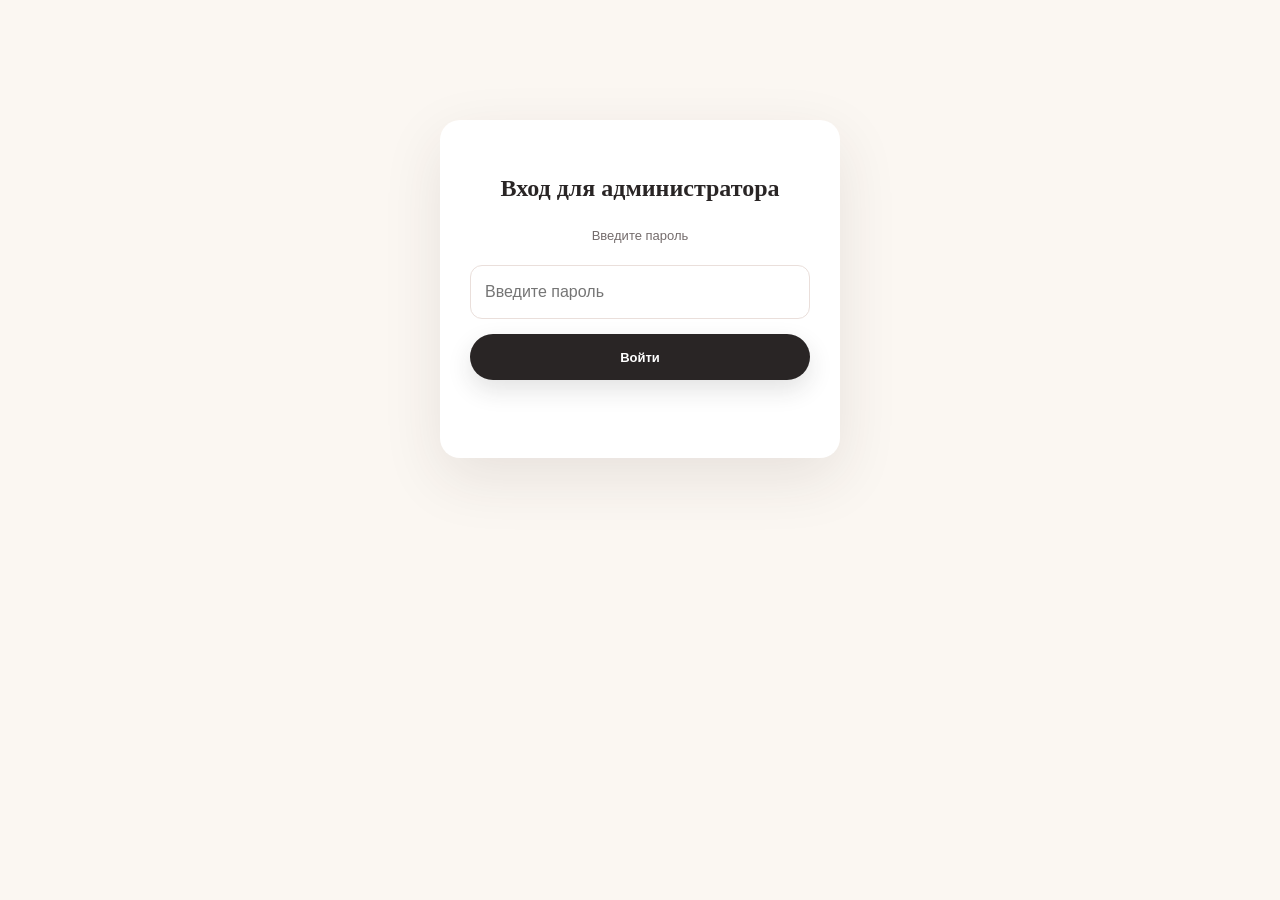
<file: admin.html>
<!DOCTYPE html>
<html lang="ru">
<head>
  <meta charset="UTF-8">
  <meta name="viewport" content="width=device-width, initial-scale=1.0">
  <title>Flora Village · Админ панель</title>
  
  <link rel="stylesheet" href="style.css">
  <link rel="stylesheet" href="https://cdnjs.cloudflare.com/ajax/libs/font-awesome/6.5.1/css/all.min.css">

  <style>
    body { background: var(--cream); padding: 40px 20px; font-family: var(--sans); }
    .admin-container { max-width: 1200px; margin: 0 auto; background: #fff; padding: 30px; border-radius: 20px; box-shadow: var(--shadow); }
    
    .admin-stats { display: grid; grid-template-columns: repeat(3, 1fr); gap: 15px; margin-bottom: 30px; }
    .admin-stats div { background: var(--rose-soft); padding: 15px; border-radius: 12px; text-align: center; }
    .admin-stats b { display: block; font-size: 24px; color: var(--rose); }
    
    table { width: 100%; border-collapse: collapse; font-size: 14px; margin-top: 10px; }
    th, td { padding: 15px 12px; text-align: left; border-bottom: 1px solid var(--line); }
    th { background: var(--ink); color: #fff; border-radius: 10px 10px 0 0; }
    
    .order-items { font-size: 12px; color: var(--muted); }
    .back-link { display: inline-block; margin-bottom: 20px; color: var(--rose); text-decoration: none; font-weight: 600; }
    
    /* Форма входа */
    .login-box { max-width: 400px; margin: 80px auto; text-align: center; }
    .login-box input { width: 100%; padding: 14px; margin-bottom: 15px; border: 1px solid var(--line); border-radius: 12px; outline: 0; }
    .login-box input:focus { border-color: var(--rose); }
    #adminContent { display: none; }

    /* Универсальные кнопки статусов */
    .status-btn {
        border: none;
        padding: 8px 16px;
        border-radius: 30px;
        font-size: 13px;
        font-weight: 600;
        display: inline-flex;
        align-items: center;
        gap: 8px;
        cursor: pointer;
        transition: all 0.3s ease;
        box-shadow: 0 2px 6px rgba(0,0,0,0.05);
    }
    
    .status-btn:hover { transform: scale(1.05); }

    /* Стили для каждого статуса */
    .status-new { background: #ffebe9; color: #b85c6b; box-shadow: 0 2px 6px rgba(197,99,115,0.2); }
    .status-assembly { background: #fff4e0; color: #b8823e; box-shadow: 0 2px 6px rgba(184,130,62,0.2); }
    .status-delivery { background: #e4f1fd; color: #3e7bb8; box-shadow: 0 2px 6px rgba(62,123,184,0.2); }
    .status-done { background: #e3f5eb; color: #3e7d55; box-shadow: 0 2px 6px rgba(62,125,85,0.2); }

    /* Адаптив для телефонов */
    @media (max-width: 768px) {
        .admin-stats { grid-template-columns: 1fr; }
        th { display: none; }
        tr { margin-bottom: 15px; border: 1px solid var(--line); border-radius: 12px; padding: 10px; display: block; }
        td { display: flex; justify-content: space-between; padding: 8px 0; border-bottom: 1px solid var(--line-soft); text-align: right; }
        td:last-child { border-bottom: none; }
        td::before { content: attr(data-label); font-weight: 700; text-align: left; flex: 1; }
    }
  </style>
</head>
<body>
  
  <div class="admin-container login-box" id="loginForm">
    <h2 style="font-family:var(--serif);">Вход для администратора</h2>
    <p style="color:var(--muted); font-size:13px; margin-bottom:20px;">Введите пароль</p>
    <input type="password" id="adminPassword" placeholder="Введите пароль">
    <button class="btn btn--dark full" id="adminLoginBtn">Войти</button>
    <p id="loginError" style="color:var(--rose); font-size:13px; margin-top:15px; min-height:20px;"></p>
  </div>

  <div class="admin-container" id="adminContent">
    <div style="display:flex; justify-content:space-between; align-items:center; flex-wrap:wrap;">
      <div>
        <a class="back-link" href="http://127.0.0.1:5500"><i class="fa-solid fa-arrow-left"></i> Вернуться в магазин</a>
        <h1 style="font-family:var(--serif); margin-top:5px;">Панель управления</h1>
        <small style="color:var(--muted); font-size:12px;">Обновляется автоматически каждые 10 секунд</small>
      </div>
      <button class="btn btn--ghost" id="logoutAdmin" style="height:38px; margin-top:10px;"><i class="fa-solid fa-arrow-right-from-bracket"></i> Выйти</button>
    </div>

    <div class="admin-stats" id="stats">
      <div><span>Всего заказов</span><b id="totalOrders">0</b></div>
      <div><span>На сумму</span><b id="totalRevenue">0 ₽</b></div>
      <div><span>Новых</span><b id="newOrders">0</b></div>
    </div>

    <table>
      <thead>
        <tr>
          <th>№ Заказа</th>
          <th>Клиент</th>
          <th>Товары</th>
          <th>Сумма</th>
          <th>Адрес / Время</th>
          <th>Статус</th>
        </tr>
      </thead>
      <tbody id="ordersTable">
        <tr><td colspan="6" style="text-align:center; color:var(--muted); padding:30px;">Загрузка заказов...</td></tr>
      </tbody>
    </table>
  </div>

  <script>
    document.addEventListener('DOMContentLoaded', () => {
        const loginForm = document.getElementById('loginForm');
        const adminContent = document.getElementById('adminContent');
        const passInput = document.getElementById('adminPassword');
        const loginBtn = document.getElementById('adminLoginBtn');
        const loginError = document.getElementById('loginError');
        const logoutBtn = document.getElementById('logoutAdmin');
        let refreshInterval = null;

        if (sessionStorage.getItem('isAdminLogged') === 'true') {
            showAdminPanel();
        } else {
            loginForm.style.display = 'block';
            adminContent.style.display = 'none';
        }

        loginBtn.addEventListener('click', async () => {
            const password = passInput.value.trim();
            if (!password) {
                loginError.textContent = 'Введите пароль.';
                return;
            }

            try {
                const response = await fetch('http://127.0.0.1:5000/api/admin/login', {
                    method: 'POST',
                    headers: { 'Content-Type': 'application/json' },
                    body: JSON.stringify({ password: password })
                });
                const result = await response.json();

                if (result.success) {
                    sessionStorage.setItem('isAdminLogged', 'true');
                    loginError.textContent = '';
                    showAdminPanel();
                } else {
                    loginError.textContent = result.message || 'Неверный пароль';
                }
            } catch (error) {
                loginError.textContent = 'Ошибка соединения с сервером.';
            }
        });

        logoutBtn.addEventListener('click', () => {
            sessionStorage.removeItem('isAdminLogged');
            clearInterval(refreshInterval);
            loginForm.style.display = 'block';
            adminContent.style.display = 'none';
            passInput.value = '';
            loginError.textContent = '';
        });

        async function showAdminPanel() {
            loginForm.style.display = 'none';
            adminContent.style.display = 'block';
            await loadOrders();
            
            // Запускаем автообновление каждые 10 секунд (10000 мс)
            refreshInterval = setInterval(loadOrders, 10000);
        }

        async function loadOrders() {
            const tableBody = document.getElementById('ordersTable');
            try {
                const response = await fetch('http://127.0.0.1:5000/api/admin/orders');
                const orders = await response.json();
                
                const totalOrdersEl = document.getElementById('totalOrders');
                const totalRevenueEl = document.getElementById('totalRevenue');
                const newOrdersEl = document.getElementById('newOrders');

                if (!orders || orders.length === 0) {
                    tableBody.innerHTML = `<tr><td colspan="6" style="text-align:center; color:var(--muted); padding:30px;">Заказов пока нет</td></tr>`;
                    return;
                }

                let totalSum = 0;
                let newOrdersCount = 0;
                let html = '';

                orders.forEach(order => {
                    totalSum += order.total;
                    if (order.status === 'new') newOrdersCount++;

                    const itemsList = order.items.map(item => 
                        `${item.title} (${item.qty} шт.)`
                    ).join(', ');

                    // Логика статусов с иконками и цветами
                    let statusClass = 'status-new';
                    let statusIcon = '<i class="fa-regular fa-clock"></i>';
                    let statusText = 'Новый';
                    let nextStatus = 'assembly';

                    if (order.status === 'assembly') {
                        statusClass = 'status-assembly';
                        statusIcon = '<i class="fa-solid fa-hand-holding-heart"></i>';
                        statusText = 'В сборке';
                        nextStatus = 'delivery';
                    } else if (order.status === 'delivery') {
                        statusClass = 'status-delivery';
                        statusIcon = '<i class="fa-solid fa-truck-fast"></i>';
                        statusText = 'В доставке';
                        nextStatus = 'done';
                    } else if (order.status === 'done') { 
                        statusClass = 'status-done'; 
                        statusIcon = '<i class="fa-regular fa-circle-check"></i>';
                        statusText = 'Выполнен';
                        nextStatus = 'done';
                    }

                    html += `
                        <tr>
                            <td data-label="№ Заказа"><b>${order.id}</b></td>
                            <td data-label="Клиент">
                                <b>${order.name}</b><br>
                                <small style="color:var(--muted);">${order.phone}</small>
                            </td>
                            <td data-label="Товары" class="order-items">${itemsList}</td>
                            <td data-label="Сумма"><b>${new Intl.NumberFormat('ru-RU').format(order.total)} ₽</b></td>
                            <td data-label="Адрес / Время">
                                <small>${order.address}</small><br>
                                <small style="color:var(--muted); font-size:11px;">📅 ${order.delivery || 'Не указано'}</small>
                            </td>
                            <td data-label="Статус">
                                ${order.status === 'done' 
                                    ? `<span class="status-btn status-done" style="cursor:default;">${statusIcon} <span>${statusText}</span></span>`
                                    : `<button class="status-btn ${statusClass}" data-id="${order.id}" data-status="${nextStatus}">
                                        ${statusIcon}
                                        <span>${statusText}</span>
                                       </button>`
                                }
                            </td>
                        </tr>
                    `;
                });

                tableBody.innerHTML = html;

                // Обработчик кликов на активные кнопки статусов
                tableBody.querySelectorAll('.status-btn:not(.status-done)').forEach(btn => {
                    btn.addEventListener('click', async (e) => {
                        const id = e.currentTarget.dataset.id;
                        const newStatus = e.currentTarget.dataset.status;
                        
                        try {
                            const res = await fetch(`http://127.0.0.1:5000/api/admin/orders/${id}`, {
                                method: 'PATCH',
                                headers: { 'Content-Type': 'application/json' },
                                body: JSON.stringify({ status: newStatus })
                            });
                            const result = await res.json();
                            if (result.success) {
                                await loadOrders(); // Мгновенно обновляем таблицу
                            } else {
                                alert('Ошибка обновления статуса');
                            }
                        } catch (error) {
                            console.error('Ошибка обновления статуса:', error);
                        }
                    });
                });

                totalOrdersEl.textContent = orders.length;
                totalRevenueEl.textContent = `${new Intl.NumberFormat('ru-RU').format(totalSum)} ₽`;
                newOrdersEl.textContent = newOrdersCount;

            } catch (error) {
                console.error('Ошибка загрузки заказов:', error);
                tableBody.innerHTML = `<tr><td colspan="6" style="text-align:center; color:red;">Ошибка загрузки заказов. Проверьте сервер.</td></tr>`;
            }
        }
    });
  </script>
</body>
</html>
</file>
<file: style.css>
/* =========================================================
   FLORA VILLAGE
   Main stylesheet
   ========================================================= */

/* =========================================================
   1. DESIGN TOKENS
   ========================================================= */

:root {
  --rose: #c56373;
  --rose-dark: #a45d69;
  --rose-soft: #f8eceb;

  --ink: #292525;
  --muted: #746c6c;

  --cream: #fbf7f2;
  --white: #fff;
  --surface: #fff;
  --surface-soft: #fcfaf9;

  --line: #eadfdb;
  --line-soft: #f0e8e5;

  --success: #6f8b73;
  --warning: #d59755;

  --shadow-sm: 0 8px 25px rgba(60, 35, 35, 0.06);
  --shadow: 0 20px 60px rgba(60, 35, 35, 0.1);
  --shadow-lg: 0 30px 100px rgba(0, 0, 0, 0.18);

  --serif: "Playfair Display", serif;
  --sans: "DM Sans", sans-serif;

  --container: 1180px;
  --header-height: 82px;
  --radius-sm: 10px;
  --radius-md: 16px;
  --radius-lg: 24px;
  --radius-xl: 28px;

  --transition: 0.25s ease;
  --transition-slow: 0.4s cubic-bezier(.2, .8, .2, 1);

  color-scheme: light;
}


/* =========================================================
   2. RESET / BASE
   ========================================================= */

*,
*::before,
*::after {
  box-sizing: border-box;
}

html {
  scroll-behavior: smooth;
  scroll-padding-top: 90px;
}

body {
  min-height: 100vh;
  margin: 0;
  color: var(--ink);
  background: var(--surface);
  font-family: var(--sans);
  line-height: 1.5;
  text-rendering: optimizeLegibility;
  -webkit-font-smoothing: antialiased;
}

body.no-scroll {
  overflow: hidden;
}

img {
  max-width: 100%;
}

button,
input,
textarea,
select {
  font: inherit;
}

button,
a {
  -webkit-tap-highlight-color: transparent;
}

button {
  color: inherit;
}

a {
  color: inherit;
}

button:focus-visible,
a:focus-visible,
input:focus-visible,
textarea:focus-visible,
select:focus-visible {
  outline: 2px solid var(--rose);
  outline-offset: 3px;
}

::selection {
  background: var(--rose);
  color: #fff;
}


/* =========================================================
   3. UTILITIES
   ========================================================= */

.container {
  width: min(var(--container), calc(100% - 40px));
  margin-inline: auto;
}

.full {
  width: 100%;
}

.muted {
  color: var(--muted);
}


/* =========================================================
   4. ANNOUNCEMENT
   ========================================================= */

.announcement {
  background: var(--ink);
  color: #fff;
  font-size: 12px;
  letter-spacing: .04em;
}

.announcement .container {
  min-height: 34px;
  display: flex;
  align-items: center;
  justify-content: center;
  gap: 9px;
}

.announcement i {
  color: #e8a5ae;
}


/* =========================================================
   5. HEADER
   ========================================================= */

.header {
  position: sticky;
  top: 0;
  z-index: 50;

  background: rgba(255, 255, 255, .94);
  backdrop-filter: blur(16px);
  -webkit-backdrop-filter: blur(16px);

  border-bottom: 1px solid rgba(234, 223, 219, .75);
}

.header__inner {
  min-height: var(--header-height);
  display: flex;
  align-items: center;
  gap: 42px;
}

.logo {
  display: flex;
  align-items: center;
  gap: 11px;

  flex-shrink: 0;

  color: var(--ink);
  text-decoration: none;
}

.logo img {
  width: 68px;
  height: 68px;
  display: block;
  object-fit: contain;

  filter: drop-shadow(0 7px 10px rgba(184, 92, 107, .15));

  transition: transform .3s ease;
}

.logo:hover img {
  transform: scale(1.06) rotate(-2deg);
}

.logo span {
  font-size: 13px;
  font-weight: 600;
  line-height: 1.15;
  letter-spacing: .19em;
}

.logo b {
  display: block;
  margin-top: 3px;

  color: var(--rose);

  font-size: 10px;
  font-weight: 400;
  letter-spacing: .05em;
}


/* =========================================================
   6. NAVIGATION
   ========================================================= */

.nav {
  display: flex;
  align-items: center;
  gap: 30px;
  margin-right: auto;
}

.nav__link {
  position: relative;

  padding: 31px 0;

  color: #554d4d;

  font-size: 14px;
  font-weight: 600;
  text-decoration: none;

  transition: color var(--transition);
}

.nav__link::after {
  content: "";

  position: absolute;
  left: 0;
  right: 100%;
  bottom: 22px;

  height: 2px;

  background: var(--rose);

  transition: right var(--transition);
}

.nav__link:hover,
.nav__link.active {
  color: var(--rose);
}

.nav__link:hover::after,
.nav__link.active::after {
  right: 0;
}


/* =========================================================
   7. HEADER ACTIONS
   ========================================================= */

.header__actions {
  display: flex;
  align-items: center;
  gap: 8px;
}

.icon-btn,
.account-chip,
.burger,
.lang-btn {
  border: 0;
  cursor: pointer;
}

.icon-btn {
  position: relative;

  width: 42px;
  height: 42px;

  display: grid;
  place-items: center;

  border-radius: 50%;

  background: transparent;
  color: #4d4545;

  transition:
    background var(--transition),
    color var(--transition),
    transform var(--transition);
}

.icon-btn:hover {
  background: var(--rose-soft);
  color: var(--rose);
  transform: translateY(-1px);
}

.cart-btn {
  background: var(--ink);
  color: #fff;
}

.cart-btn:hover {
  background: var(--rose);
  color: #fff;
}

.has-badge > span {
  position: absolute;
  top: -1px;
  right: -2px;

  min-width: 17px;
  height: 17px;

  padding: 0 4px;

  display: grid;
  place-items: center;

  border: 2px solid var(--surface);
  border-radius: 20px;

  background: var(--rose);
  color: #fff;

  font-size: 9px;
  line-height: 1;
}

.account-chip {
  height: 42px;

  padding: 0 14px;

  display: flex;
  align-items: center;
  gap: 8px;

  border: 1px solid var(--line);
  border-radius: 24px;

  background: transparent;
  color: var(--ink);

  font-size: 13px;
  font-weight: 600;

  transition:
    border-color var(--transition),
    color var(--transition),
    background var(--transition);
}

.account-chip:hover {
  border-color: var(--rose);
  color: var(--rose);
  background: var(--rose-soft);
}

.lang-btn {
  height: 38px;

  padding: 0 10px;

  border: 1px solid var(--line);
  border-radius: 12px;

  background: var(--surface);
  color: var(--ink);

  font-size: 10px;
  font-weight: 800;

  transition: var(--transition);
}

.lang-btn:hover {
  border-color: var(--rose);
  color: var(--rose);
}

.burger {
  display: none;

  width: 42px;
  height: 42px;

  padding: 0;

  background: transparent;
}

.burger span {
  display: block;

  width: 21px;
  height: 2px;

  margin: 4px auto;

  border-radius: 2px;
  background: var(--ink);

  transition: transform var(--transition);
}


/* =========================================================
   8. SEARCH
   ========================================================= */

.searchbar {
  display: none;

  border-top: 1px solid var(--line);
  background: var(--cream);
}

.searchbar.active {
  display: block;
}

.searchbar form {
  min-height: 62px;

  display: flex;
  align-items: center;
  gap: 13px;
}

.searchbar i {
  color: var(--rose);
}

.searchbar input {
  flex: 1;

  min-width: 0;

  border: 0;
  outline: 0;

  background: transparent;
  color: var(--ink);

  font-size: 15px;
}

.searchbar input::placeholder {
  color: var(--muted);
}

.searchbar button {
  border: 0;
  background: transparent;

  color: var(--muted);

  cursor: pointer;
  font-size: 12px;
}

.searchbar button:hover {
  color: var(--rose);
}


/* =========================================================
   9. HERO
   ========================================================= */

.hero {
  overflow: hidden;

  background:
    radial-gradient(
      circle at 78% 42%,
      #f9dfdc 0,
      rgba(249, 223, 220, .55) 20%,
      transparent 46%
    ),
    linear-gradient(
      110deg,
      #fcf7f1,
      #f8efeb
    );
}

.hero__grid {
  min-height: 610px;

  display: grid;
  grid-template-columns: 1.05fr .95fr;
  align-items: center;
  gap: 50px;
}

.eyebrow {
  display: inline-block;

  color: var(--rose);

  font-size: 10px;
  font-weight: 700;
  letter-spacing: .18em;
  text-transform: uppercase;
}

.hero h1 {
  margin: 18px 0 22px;

  font-family: var(--serif);
  font-size: clamp(48px, 6vw, 78px);
  font-weight: 500;
  line-height: 1.02;
  letter-spacing: -.035em;
}

.hero h1 em {
  color: var(--rose);
  font-style: italic;
}

.hero__copy > p {
  max-width: 520px;

  margin: 0;

  color: var(--muted);
  font-size: 16px;
}

.hero__buttons {
  display: flex;
  align-items: center;
  flex-wrap: wrap;
  gap: 22px;

  margin-top: 30px;
}

.hero__facts {
  display: flex;
  flex-wrap: wrap;
  gap: 25px;

  margin-top: 43px;

  color: var(--muted);
  font-size: 11px;
}

.hero__facts span {
  padding-right: 25px;
  border-right: 1px solid #dfceca;
}

.hero__facts span:last-child {
  border-right: 0;
}

.hero__facts b {
  display: block;

  margin-bottom: 2px;

  color: var(--ink);
  font-size: 13px;
}


/* =========================================================
   10. HERO VISUAL
   ========================================================= */

.hero__visual {
  position: relative;
  height: 520px;
}

.hero__card {
  position: absolute;

  border-radius: 220px 220px 18px 18px;

  box-shadow: var(--shadow);
}

.hero__card--back {
  width: 310px;
  height: 410px;

  right: 70px;
  top: 58px;

  background: linear-gradient(
    145deg,
    #d4a6a0,
    #b56b75
  );

  transform: rotate(8deg);
}

.hero__card--front {
  width: 310px;
  height: 420px;

  right: 145px;
  top: 35px;

  display: flex;
  flex-direction: column;
  align-items: center;
  justify-content: flex-end;

  padding: 35px;

  overflow: hidden;

  background: linear-gradient(
    160deg,
    #f7ded8,
    #d9a9a1
  );
}

.hero__flower {
  font-family: serif;
  font-size: 260px;
  line-height: .6;

  color: #fff;

  opacity: .78;

  transform: rotate(-10deg);
}

.hero__card--front span {
  padding: 6px 12px;

  border-radius: 20px;

  background: rgba(255, 255, 255, .75);

  font-size: 9px;
  letter-spacing: .13em;
  text-transform: uppercase;
}

.hero__card--front strong {
  margin-top: 8px;

  font-family: var(--serif);
  font-size: 17px;
  font-weight: 500;
}

.hero__stamp {
  position: absolute;
  right: 8px;
  bottom: 55px;

  width: 105px;
  height: 105px;

  display: grid;
  place-items: center;

  border: 1px dashed var(--rose);
  border-radius: 50%;

  background: rgba(255, 255, 255, .55);
  color: var(--rose);

  font-size: 10px;
  line-height: 1.3;
  text-align: center;

  transform: rotate(12deg);
}

.hero__stamp i {
  font-size: 19px;
}


/* =========================================================
   11. BUTTONS
   ========================================================= */

.btn {
  display: inline-flex;
  align-items: center;
  justify-content: center;
  gap: 12px;

  min-height: 46px;

  padding: 13px 22px;

  border: 0;
  border-radius: 999px;

  cursor: pointer;

  font-size: 13px;
  font-weight: 700;
  text-decoration: none;

  transition:
    background var(--transition),
    border-color var(--transition),
    color var(--transition),
    transform var(--transition),
    box-shadow var(--transition);
}

.btn:active {
  transform: translateY(1px);
}

.btn--dark {
  background: var(--ink);
  color: #fff;

  box-shadow: 0 10px 25px rgba(41, 37, 37, .13);
}

.btn--dark:hover {
  background: var(--rose);

  box-shadow: 0 12px 30px rgba(197, 99, 115, .2);

  transform: translateY(-2px);
}

.btn--light {
  border: 1px solid var(--line);

  background: var(--surface);
  color: var(--ink);
}

.btn--light:hover {
  border-color: var(--rose);
  color: var(--rose);
}

.btn--ghost {
  padding: 10px 16px;

  background: var(--rose-soft);
  color: var(--rose);
}

.text-btn {
  border: 0;
  background: transparent;

  color: var(--ink);

  font-weight: 600;

  cursor: pointer;
}

.text-btn:hover {
  color: var(--rose);
}


/* =========================================================
   12. SECTIONS
   ========================================================= */

.section {
  padding: 100px 0;
}

.section h2,
.about h2,
.contacts h2 {
  margin: 12px 0 0;

  font-family: var(--serif);
  font-size: clamp(36px, 4vw, 50px);
  font-weight: 500;
  line-height: 1.05;
  letter-spacing: -.02em;
}

.section-head {
  display: grid;
  grid-template-columns: 1fr 420px;
  align-items: end;
  gap: 50px;

  margin-bottom: 38px;
}

.section-head p {
  margin: 0;

  color: var(--muted);
  font-size: 14px;
}


/* =========================================================
   13. CATALOG
   ========================================================= */

.catalog-tools {
  display: flex;
  align-items: center;
  justify-content: space-between;
  gap: 20px;

  margin-bottom: 25px;
}

.categories {
  display: flex;
  flex-wrap: wrap;
  gap: 8px;
}

.category {
  border: 1px solid var(--line);
  border-radius: 30px;

  padding: 9px 15px;

  background: var(--surface);
  color: var(--muted);

  cursor: pointer;

  font-size: 12px;
  font-weight: 600;

  transition: var(--transition);
}

.category:hover,
.category.active {
  border-color: var(--ink);

  background: var(--ink);
  color: #fff;
}

.sort {
  min-width: 170px;

  border: 1px solid var(--line);
  border-radius: 25px;

  padding: 9px 13px;

  outline: 0;

  background: var(--surface);
  color: var(--muted);

  font-size: 12px;

  cursor: pointer;
}

.sort:focus {
  border-color: var(--rose);
}

.catalog__grid {
  display: grid;
  grid-template-columns: repeat(3, 1fr);
  gap: 22px;
}


/* =========================================================
   14. PRODUCT CARD
   ========================================================= */

.card {
  position: relative;

  overflow: hidden;

  border: 1px solid var(--line-soft);
  border-radius: 18px;

  background: var(--surface);

  transition:
    transform .3s ease,
    box-shadow .3s ease,
    border-color .3s ease;
}

.card:hover {
  border-color: #ead7d3;

  box-shadow: 0 18px 45px rgba(63, 38, 38, .11);

  transform: translateY(-6px);
}

.card__image-wrap {
  position: relative;

  height: 330px;

  overflow: hidden;

  background: #f4edeb;
}

.card__image-wrap img {
  width: 100%;
  height: 100%;

  display: block;

  object-fit: cover;

  transition: transform .55s ease;
}

.card:hover .card__image-wrap img {
  transform: scale(1.045);
}

.card__tag {
  position: absolute;
  top: 14px;
  left: 14px;

  padding: 6px 10px;

  border-radius: 15px;

  background: rgba(255, 255, 255, .88);

  font-size: 9px;
  letter-spacing: .1em;
  text-transform: uppercase;
}

.card__fav {
  position: absolute;
  top: 14px;
  right: 14px;

  width: 38px;
  height: 38px;

  display: grid;
  place-items: center;

  border: 0;
  border-radius: 50%;

  background: rgba(255, 255, 255, .9);
  color: var(--ink);

  cursor: pointer;

  transition: var(--transition);
}

.card__fav:hover,
.card__fav.active {
  color: var(--rose);
  background: #fff;
  transform: scale(1.05);
}

.card__quick {
  position: absolute;
  left: 14px;
  bottom: 14px;

  padding: 8px 12px;

  border: 0;
  border-radius: 20px;

  background: rgba(255, 255, 255, .94);
  color: var(--ink);

  cursor: pointer;

  font-size: 10px;
  font-weight: 700;

  opacity: 0;
  transform: translateY(8px);

  transition: var(--transition);
}

.card__image-wrap:hover .card__quick,
.card__quick:focus-visible {
  opacity: 1;
  transform: translateY(0);
}

.card__body {
  padding: 17px;
}

.card__title {
  margin: 0 0 7px;

  font-family: var(--serif);
  font-size: 19px;
  font-weight: 500;
}

.card__desc {
  min-height: 17px;

  margin: 0 0 15px;

  color: var(--muted);

  font-size: 11px;
}

.card__bottom {
  display: flex;
  align-items: center;
  justify-content: space-between;
  gap: 10px;
}

.card__price {
  font-size: 16px;
  font-weight: 700;
}

.card__add {
  border: 1px solid var(--ink);
  border-radius: 20px;

  padding: 9px 14px;

  background: var(--ink);
  color: #fff;

  cursor: pointer;

  font-size: 11px;
  font-weight: 700;

  transition: var(--transition);
}

.card__add:hover {
  border-color: var(--rose);
  background: var(--rose);
}

.card__add.added {
  border-color: var(--success);
  background: var(--success);
}

.empty-results {
  padding: 70px 20px;

  color: var(--muted);
  text-align: center;
}

.empty-results i {
  color: var(--rose);
  font-size: 32px;
}

.empty-results h3 {
  margin: 12px 0 4px;

  color: var(--ink);

  font-family: var(--serif);
  font-size: 24px;
}


/* =========================================================
   15. SERVICE STRIP
   ========================================================= */

.service-strip {
  padding: 24px 0;

  background: var(--ink);
  color: #fff;
}

.service-grid {
  display: grid;
  grid-template-columns: repeat(4, 1fr);
  gap: 25px;
}

.service-grid > div {
  display: flex;
  align-items: center;
  gap: 12px;
}

.service-grid i {
  color: #e9a5ad;
  font-size: 20px;
}

.service-grid b,
.service-grid small {
  display: block;
}

.service-grid b {
  font-size: 12px;
}

.service-grid small {
  margin-top: 2px;

  color: #bcb1b1;
  font-size: 10px;
}


/* =========================================================
   16. ABOUT
   ========================================================= */

.about {
  background: var(--cream);
}

.about__grid {
  display: grid;
  grid-template-columns: 1fr 1fr;
  align-items: center;
  gap: 90px;
}

.about__visual {
  position: relative;

  height: 450px;

  overflow: hidden;

  border-radius: 240px 240px 18px 18px;

  background: linear-gradient(
    145deg,
    #c98589,
    #e8c6be
  );
}

.about__visual::before,
.about__visual::after {
  content: "✿";

  position: absolute;

  color: rgba(255, 255, 255, .35);

  font-size: 180px;
}

.about__visual::before {
  top: 30px;
  left: -25px;
  transform: rotate(-20deg);
}

.about__visual::after {
  right: -30px;
  bottom: 20px;
  transform: rotate(20deg);
}

.about__quote {
  position: absolute;
  z-index: 2;

  right: 22px;
  bottom: 22px;
  left: 22px;

  padding: 20px 24px;

  border-radius: 16px;

  background: rgba(255, 255, 255, .88);
  backdrop-filter: blur(10px);
}

.about__quote i {
  color: var(--rose);
}

.about__quote p {
  margin: 8px 0 0;

  font-family: var(--serif);
  font-size: 17px;
}

.about__copy p {
  max-width: 500px;

  color: var(--muted);
  font-size: 14px;
}

.about__copy .btn {
  margin-top: 18px;
}


/* =========================================================
   17. CONTACTS
   ========================================================= */

.contacts {
  padding-bottom: 110px;
}

.contacts__box {
  display: grid;
  grid-template-columns: 1fr 1fr;
  gap: 60px;

  padding: 50px 55px;

  border-radius: 24px;

  background:
    linear-gradient(
      120deg,
      #f8e9e6,
      #fbf6f0
    );
}

.contacts__box p {
  max-width: 430px;

  color: var(--muted);
  font-size: 14px;
}

.contact-list {
  display: grid;
  gap: 13px;
}

.contact-list a,
.contact-list > div {
  display: flex;
  align-items: center;
  gap: 14px;

  padding: 14px 16px;

  border: 1px solid rgba(255, 255, 255, .7);
  border-radius: 14px;

  background: rgba(255, 255, 255, .65);

  text-decoration: none;

  transition: var(--transition);
}

.contact-list a:hover {
  border-color: var(--rose);
  transform: translateY(-2px);
}

.contact-list i {
  width: 35px;
  height: 35px;

  display: grid;
  place-items: center;

  flex-shrink: 0;

  border-radius: 50%;

  background: #fff;
  color: var(--rose);
}

.contact-list small {
  display: block;

  color: var(--muted);

  font-size: 9px;
  letter-spacing: .1em;
  text-transform: uppercase;
}

.contact-list span {
  font-size: 13px;
}


/* =========================================================
   18. FOOTER
   ========================================================= */

.footer {
  padding: 28px 0;

  background: #211e1e;
  color: #aaa;
}

.footer__inner {
  display: flex;
  align-items: center;
  justify-content: space-between;
  gap: 20px;
}

.logo--footer {
  color: #fff;
}

.logo--footer img {
  width: 48px;
  height: 48px;
}

.footer p {
  margin: 0;

  font-size: 11px;
}

.footer__social {
  display: flex;
  gap: 9px;
}

.footer__social a {
  width: 34px;
  height: 34px;

  display: grid;
  place-items: center;

  border: 1px solid #484141;
  border-radius: 50%;

  color: #aaa;
  text-decoration: none;

  transition: var(--transition);
}

.footer__social a:hover {
  border-color: var(--rose);
  color: var(--rose);
}


/* =========================================================
   19. PROMO
   ========================================================= */

.promo-banner {
  padding-top: 10px;
}

.promo-banner__inner {
  display: flex;
  align-items: center;
  justify-content: space-between;
  gap: 30px;

  padding: 38px 44px;

  border-radius: 24px;

  background: var(--ink);
  color: #fff;
}

.promo-banner h2 {
  margin: 6px 0;

  font-family: var(--serif);
  font-size: 35px;
  font-weight: 500;
}

.promo-banner h2 em {
  color: #e8a5ae;
  font-style: normal;
}

.promo-banner p {
  margin: 0;

  color: #cfc5c2;
  font-size: 13px;
}


/* =========================================================
   20. BUILDER
   ========================================================= */

.builder {
  background: var(--cream);
}

.builder__grid {
  display: grid;
  grid-template-columns: .9fr 1.1fr;
  align-items: stretch;
  gap: 40px;
}

.builder__visual {
  position: relative;

  min-height: 620px;

  display: flex;
  flex-direction: column;
  justify-content: flex-end;

  overflow: hidden;

  padding: 28px;

  border-radius: 28px;

  background:
    linear-gradient(
      145deg,
      #f2d8d3,
      #dba6a2
    );
}

.builder__visual::before,
.builder__visual::after {
  content: "✿";

  position: absolute;

  color: rgba(255, 255, 255, .28);

  font-size: 220px;
}

.builder__visual::before {
  top: -35px;
  right: -20px;
}

.builder__visual::after {
  bottom: -75px;
  left: -35px;
}

.builder__bouquet {
  position: relative;
  z-index: 1;

  padding: 40px;

  border-radius: 24px;

  background: rgba(255, 255, 255, .9);
  backdrop-filter: blur(12px);

  text-align: center;

  box-shadow: 0 20px 50px rgba(80, 40, 40, .12);
}

.builder__flowers {
  margin-bottom: 20px;

  font-size: 110px;
  line-height: 1;
}

.builder__bouquet span {
  display: block;

  color: var(--muted);

  font-size: 10px;
  letter-spacing: .12em;
  text-transform: uppercase;
}

.builder__bouquet strong {
  font-family: var(--serif);
  font-size: 27px;
  font-weight: 500;
}

.builder__summary {
  position: relative;
  z-index: 1;

  display: flex;
  justify-content: space-between;

  margin-top: 18px;
  padding: 15px 3px;

  color: #fff;
}

.builder__summary b {
  font-size: 23px;
}

.builder__form {
  padding: 30px;

  border: 1px solid var(--line);
  border-radius: 28px;

  background: var(--surface);
}

.builder-step {
  display: grid;
  grid-template-columns: 35px 1fr;
  gap: 14px;

  padding: 20px 0;

  border-bottom: 1px solid var(--line-soft);
}

.builder-step:first-child {
  padding-top: 0;
}

.builder-step > b {
  color: var(--rose);

  font-family: var(--serif);
  font-size: 19px;
}

.builder-step > div > span {
  font-size: 13px;
  font-weight: 800;
}

.choice-grid {
  display: flex;
  flex-wrap: wrap;
  gap: 8px;

  margin-top: 11px;
}

.choice {
  border: 1px solid var(--line);
  border-radius: 12px;

  padding: 10px 12px;

  background: var(--surface);
  color: var(--ink);

  cursor: pointer;

  font-size: 11px;

  transition: var(--transition);
}

.choice:hover,
.choice.active {
  border-color: #cf8f98;

  background: var(--rose-soft);
  color: var(--rose-dark);
}

.builder__form .full {
  margin-top: 20px;
}


/* =========================================================
   21. REVIEWS
   ========================================================= */

.reviews {
  background: var(--surface);
}

.reviews-grid {
  display: grid;
  grid-template-columns: repeat(3, 1fr);
  gap: 18px;
}

.review {
  padding: 26px;

  border: 1px solid var(--line);
  border-radius: 20px;

  background: var(--surface);

  box-shadow: 0 10px 35px rgba(60, 35, 35, .04);

  transition: var(--transition);
}

.review:hover {
  transform: translateY(-4px);
  box-shadow: var(--shadow-sm);
}

.stars {
  color: var(--warning);
  font-size: 13px;
  letter-spacing: .1em;
}

.review p {
  margin: 18px 0 25px;

  font-family: var(--serif);
  font-size: 17px;
  line-height: 1.55;
}

.review b {
  color: var(--muted);
  font-size: 11px;
}


/* =========================================================
   22. GALLERY
   ========================================================= */

.gallery-grid {
  display: grid;
  grid-template-columns: 1.35fr .85fr .85fr;
  grid-template-rows: 250px 250px;
  gap: 14px;
}

.gallery-item {
  position: relative;

  overflow: hidden;

  padding: 0;

  border: 0;
  border-radius: 18px;

  background: #eee;

  cursor: pointer;
}

.gallery-item:first-child {
  grid-row: span 2;
}

.gallery-item img {
  width: 100%;
  height: 100%;

  display: block;

  object-fit: cover;

  transition: transform .5s ease;
}

.gallery-item:hover img {
  transform: scale(1.05);
}

.gallery-item > span {
  position: absolute;
  right: 12px;
  bottom: 12px;
  left: 12px;

  display: flex;
  align-items: center;
  justify-content: space-between;
  gap: 10px;

  padding: 10px 12px;

  border-radius: 12px;

  background: rgba(255, 255, 255, .9);

  text-align: left;

  font-size: 10px;
  font-weight: 800;
}


/* =========================================================
   23. OVERLAY / SIDE PANELS
   ========================================================= */

.overlay {
  position: fixed;
  inset: 0;
  z-index: 70;

  background: rgba(30, 22, 22, .48);

  backdrop-filter: blur(2px);

  opacity: 0;
  pointer-events: none;

  transition: opacity .3s ease;
}

.overlay.active {
  opacity: 1;
  pointer-events: auto;
}

.side-panel {
  position: fixed;
  z-index: 80;

  top: 0;
  right: 0;

  width: min(430px, 100%);
  height: 100dvh;

  display: flex;
  flex-direction: column;

  background: var(--surface);

  box-shadow: -20px 0 70px rgba(0, 0, 0, .12);

  transform: translateX(105%);

  transition: transform var(--transition-slow);
}

.side-panel.active {
  transform: translateX(0);
}

.panel-head {
  display: flex;
  align-items: center;
  justify-content: space-between;

  padding: 28px 26px;

  border-bottom: 1px solid var(--line);
}

.panel-head h3 {
  margin: 5px 0 0;

  font-family: var(--serif);
  font-size: 28px;
}

.close {
  width: 38px;
  height: 38px;

  display: grid;
  place-items: center;

  border: 1px solid var(--line);
  border-radius: 50%;

  background: var(--surface);
  color: var(--muted);

  cursor: pointer;

  font-size: 25px;

  transition: var(--transition);
}

.close:hover {
  border-color: var(--rose);
  color: var(--rose);
  transform: rotate(4deg);
}

.panel-body {
  flex: 1;

  overflow: auto;

  padding: 12px 26px;
}

.panel-item {
  display: grid;
  grid-template-columns: 70px 1fr auto;
  align-items: center;
  gap: 13px;

  padding: 15px 0;

  border-bottom: 1px solid var(--line-soft);
}

.panel-item img {
  width: 70px;
  height: 70px;

  border-radius: 12px;

  object-fit: cover;

  background: #f5efec;
}

.panel-item h4 {
  margin: 0 0 4px;

  font-family: var(--serif);
  font-size: 16px;
  font-weight: 500;
}

.panel-item p {
  margin: 0;

  color: var(--rose);

  font-size: 12px;
  font-weight: 700;
}

.qty {
  display: flex;
  align-items: center;
  gap: 7px;

  margin-top: 8px;
}

.qty button {
  width: 23px;
  height: 23px;

  display: grid;
  place-items: center;

  border: 1px solid var(--line);
  border-radius: 50%;

  background: var(--surface);

  cursor: pointer;

  transition: var(--transition);
}

.qty button:hover {
  border-color: var(--rose);
  color: var(--rose);
}

.remove {
  border: 0;
  background: transparent;

  color: #b9afad;

  cursor: pointer;

  transition: var(--transition);
}

.remove:hover {
  color: var(--rose);
}

.empty-panel {
  padding: 80px 20px;

  color: var(--muted);

  text-align: center;
}

.empty-panel i {
  display: block;

  margin-bottom: 12px;

  color: var(--rose);

  font-size: 30px;
}

.empty-panel p {
  margin: 0 0 5px;

  color: var(--ink);
  font-weight: 700;
}

.empty-panel small {
  font-size: 11px;
}

.panel-footer {
  padding: 20px 26px;

  border-top: 1px solid var(--line);

  background: var(--surface);
}

.total {
  display: flex;
  justify-content: space-between;

  margin-bottom: 15px;

  font-size: 14px;
}

.total b {
  font-size: 19px;
}


/* =========================================================
   24. MODALS
   ========================================================= */

.modal {
  position: fixed;
  inset: 0;
  z-index: 100;

  display: grid;
  place-items: center;

  padding: 20px;

  background: rgba(30, 22, 22, .48);

  backdrop-filter: blur(4px);

  opacity: 0;
  pointer-events: none;

  transition:
    opacity .25s ease;
}

.modal.active {
  opacity: 1;
  pointer-events: auto;
}

.modal__card {
  position: relative;

  width: min(560px, 100%);
  max-height: 90dvh;

  overflow: auto;

  padding: 34px;

  border-radius: 24px;

  background: var(--surface);

  box-shadow: var(--shadow-lg);

  transform: translateY(10px) scale(.98);

  transition:
    transform .25s ease;
}

.modal.active .modal__card {
  transform: translateY(0) scale(1);
}

.modal__card h2 {
  margin: 10px 0;

  font-family: var(--serif);
  font-size: 36px;
  font-weight: 500;
}

.modal-lead {
  color: var(--muted);
  font-size: 13px;
}


/* =========================================================
   25. PRODUCT MODAL
   ========================================================= */

.product-modal__grid {
  display: grid;
  grid-template-columns: .95fr 1.05fr;
  gap: 28px;
}

.product-modal__grid > img {
  width: 100%;
  height: 430px;

  border-radius: 18px;

  object-fit: cover;

  background: #f5efec;
}

.product-modal__grid h2 {
  margin: 7px 0;

  font-family: var(--serif);
  font-size: 38px;
  font-weight: 500;
}

.product-modal__desc {
  color: var(--muted);

  font-size: 13px;
  line-height: 1.7;
}

.product-rating {
  margin: 15px 0;

  color: var(--warning);

  font-size: 12px;
}

.product-rating span {
  margin-left: 8px;

  color: var(--muted);
}

.product-modal__price {
  display: block;

  margin: 15px 0 22px;

  font-size: 25px;
}

.product-modal__options {
  padding-top: 18px;
  margin-bottom: 16px;

  border-top: 1px solid var(--line);
}

.product-modal .btn {
  margin-top: 8px;
}


/* =========================================================
   26. ACCOUNT
   ========================================================= */

.account-brand {
  display: flex;
  align-items: center;
  gap: 13px;

  margin-bottom: 24px;
}

.account-brand__icon {
  width: 48px;
  height: 48px;

  display: grid;
  place-items: center;

  border-radius: 50%;

  background: var(--rose-soft);
  color: var(--rose);
}

.account-brand h2 {
  margin: 2px 0;

  font-size: 29px;
}

.tabs {
  display: grid;
  grid-template-columns: 1fr 1fr;

  padding: 4px;
  margin-bottom: 20px;

  border-radius: 12px;

  background: var(--line-soft);
}

.tab {
  padding: 10px;

  border: 0;
  border-radius: 9px;

  background: transparent;
  color: var(--muted);

  cursor: pointer;

  font-size: 12px;
  font-weight: 700;
}

.tab.active {
  background: var(--surface);
  color: var(--ink);

  box-shadow: 0 4px 14px rgba(0, 0, 0, .06);
}

.account-form {
  display: none;
}

.account-form.active {
  display: grid;
  gap: 13px;
}

.account-form label,
.checkout-form label {
  display: grid;
  gap: 6px;

  font-size: 11px;
  font-weight: 700;
}

.account-form input,
.checkout-form input,
.checkout-form textarea,
.mini-form input,
.mini-form select {
  width: 100%;

  border: 1px solid var(--line);
  border-radius: 11px;

  padding: 12px 13px;

  outline: 0;

  background: var(--surface-soft);
  color: var(--ink);

  font-size: 13px;

  transition: border-color var(--transition);
}

.account-form input:focus,
.checkout-form input:focus,
.checkout-form textarea:focus,
.mini-form input:focus,
.mini-form select:focus {
  border-color: var(--rose);
}

.form-message {
  min-height: 17px;

  margin: 0;

  color: var(--rose);

  font-size: 11px;
}

.account-user {
  display: flex;
  align-items: center;
  gap: 12px;

  padding-bottom: 22px;

  border-bottom: 1px solid var(--line);
}

.avatar {
  width: 50px;
  height: 50px;

  display: grid;
  place-items: center;

  flex-shrink: 0;

  border-radius: 50%;

  background: var(--ink);
  color: #fff;

  font-family: var(--serif);
  font-size: 21px;
}

.account-user h3 {
  margin: 3px 0 0;

  font-family: var(--serif);
  font-size: 22px;
}

.account-user p {
  margin: 2px 0 0;

  color: var(--muted);

  font-size: 11px;
}

.account-user .btn {
  margin-left: auto;
}

.account-services {
  display: grid;
  gap: 8px;

  margin-top: 18px;
}

.account-services button {
  width: 100%;

  display: grid;
  grid-template-columns: 42px 1fr auto;
  align-items: center;
  gap: 10px;

  padding: 12px;

  border: 1px solid var(--line);
  border-radius: 13px;

  background: var(--surface);

  cursor: pointer;

  text-align: left;

  transition: var(--transition);
}

.account-services button:not(.static):hover {
  border-color: #d6afb4;
  background: var(--rose-soft);
}

.account-services button > i:first-child {
  width: 38px;
  height: 38px;

  display: grid;
  place-items: center;

  border-radius: 10px;

  background: var(--rose-soft);
  color: var(--rose);
}

.account-services b,
.account-services small {
  display: block;
}

.account-services b {
  font-size: 12px;
}

.account-services small {
  margin-top: 2px;

  color: var(--muted);

  font-size: 10px;
}

.account-services button > i:last-child {
  color: #aaa;
  font-size: 11px;
}

.security-note {
  display: flex;
  gap: 9px;

  margin-top: 18px;
  padding: 12px;

  border-radius: 12px;

  background: var(--line-soft);

  color: var(--muted);

  font-size: 10px;
}

.security-note i {
  margin-top: 2px;
  color: var(--rose);
}


/* =========================================================
   27. CHECKOUT
   ========================================================= */

.checkout-form {
  display: grid;
  gap: 14px;

  margin-top: 22px;
}

.form-grid {
  display: grid;
  grid-template-columns: 1fr 1fr;
  gap: 12px;
}

.order-summary {
  display: flex;
  justify-content: space-between;

  padding: 14px 0;

  border-top: 1px solid var(--line);
  border-bottom: 1px solid var(--line);
}

.order-summary b {
  font-size: 18px;
}


/* =========================================================
   28. ACCOUNT SERVICES MODAL
   ========================================================= */

.service-modal-body {
  color: var(--muted);
  font-size: 13px;
}

.service-row {
  display: flex;
  align-items: center;
  justify-content: space-between;
  gap: 15px;

  padding: 15px 0;

  border-bottom: 1px solid var(--line);
}

.service-row b,
.service-row small {
  display: block;
}

.service-row b {
  color: var(--ink);
}

.service-row small {
  margin-top: 3px;

  font-size: 10px;
}

.service-row > strong {
  color: var(--rose);
}

.saved-list {
  margin-bottom: 10px;
}

.mini-link {
  border: 0;
  padding: 4px 0;

  background: none;
  color: var(--rose);

  cursor: pointer;

  font-size: 10px;
  font-weight: 800;
}

.mini-link:hover {
  color: var(--rose-dark);
}

.mini-form {
  display: grid;
  gap: 10px;

  margin-top: 18px;
}

.bonus-card {
  padding: 24px;
  margin-bottom: 15px;

  border-radius: 18px;

  background:
    linear-gradient(
      135deg,
      var(--ink),
      #59474a
    );

  color: #fff;
}

.bonus-card span,
.bonus-card small {
  display: block;
  color: #cfc5c2;
}

.bonus-card b {
  display: block;

  margin: 8px 0;

  font-family: var(--serif);
  font-size: 45px;
}


/* =========================================================
   29. TOAST
   ========================================================= */

.toast {
  position: fixed;
  z-index: 120;

  left: 50%;
  bottom: 30px;

  display: flex;
  align-items: center;
  gap: 9px;

  padding: 11px 17px;

  border-radius: 30px;

  background: var(--ink);
  color: #fff;

  font-size: 12px;

  opacity: 0;
  pointer-events: none;

  transform: translate(-50%, 20px);

  transition:
    opacity .3s ease,
    transform .3s ease;
}

.toast.show {
  opacity: 1;
  transform: translate(-50%, 0);
}

.toast i {
  color: #8ed09b;
}


/* =========================================================
   30. MOBILE NAV
   ========================================================= */

.mobile-nav {
  display: none;
}


/* =========================================================
   31. DARK MODE
   ========================================================= */


body.dark {
  /* Переопределение глобальных переменных */
  --ink: #f0e9e7;
  --muted: #b0a5a2;
  --cream: #1f1a1a;
  --surface: #241f1f;
  --surface-soft: #2a2424;
  --white: #2b2626;
  --line: #403737;
  --line-soft: #383131;
  --shadow: 0 20px 60px rgba(0, 0, 0, .6);
  --shadow-sm: 0 8px 25px rgba(0, 0, 0, .3);

  background: #171313;
  color: var(--ink);
  color-scheme: dark;
}

/* Основные элементы */
body.dark .header,
body.dark .searchbar,
body.dark .side-panel,
body.dark .mobile-nav,
body.dark .catalog,
body.dark .reviews,
body.dark .builder {
  background: var(--surface);
}

body.dark .header {
  border-bottom-color: var(--line);
  backdrop-filter: none; /* Убираем размытие в темной теме для читаемости */
}

body.dark .card,
body.dark .review,
body.dark .modal__card,
body.dark .builder__form,
body.dark .choice,
body.dark .account-services button {
  background: var(--surface);
  border-color: var(--line);
}

body.dark .card:hover {
  border-color: var(--line);
  box-shadow: var(--shadow-sm);
}

body.dark .hero {
  background: var(--cream);
}

body.dark .about {
  background: var(--cream);
}

body.dark .footer {
  background: #0e0c0c;
}

body.dark .contacts__box {
  background: linear-gradient(120deg, #2d2323, #211d1d);
}

body.dark .contacts__box p {
  color: var(--muted);
}

body.dark .promo-banner__inner {
  background: #0e0c0c;
}

/* Стили форм и кнопок */
body.dark .btn--dark {
  background: var(--rose);
  color: #fff;
}

body.dark .btn--dark:hover {
  background: var(--rose-dark);
  box-shadow: 0 12px 30px rgba(197, 99, 115, .2);
}

body.dark .btn--light {
  border-color: var(--line);
  background: var(--surface);
}

body.dark .close,
body.dark .lang-btn {
  background: var(--surface);
  border-color: var(--line);
  color: var(--muted);
}

body.dark .close:hover {
  border-color: var(--rose);
  color: var(--rose);
}

body.dark .sort,
body.dark .account-form input,
body.dark .checkout-form input,
body.dark .checkout-form textarea,
body.dark .searchbar input {
  background: var(--surface-soft);
  color: var(--ink);
  border-color: var(--line);
}

body.dark .searchbar input::placeholder {
  color: var(--muted);
}

body.dark .nav__link,
body.dark .logo {
  color: var(--ink);
}

body.dark .nav__link.active {
  color: var(--rose);
}

body.dark .logo b {
  color: #e8a5ae;
}

body.dark .card__tag,
body.dark .card__fav,
body.dark .card__quick {
  background: rgba(36, 31, 31, .92);
  color: var(--ink);
}

body.dark .card__image-wrap {
  background: var(--surface-soft);
}

body.dark .panel-footer {
  background: var(--surface);
}

body.dark .gallery-item > span {
  background: rgba(36, 31, 31, .92);
}

body.dark .about__quote {
  background: rgba(36, 31, 31, .92);
}

body.dark .about__quote p {
  color: var(--ink);
}

body.dark .contact-list a,
body.dark .contact-list > div {
  border-color: var(--line);
  background: rgba(36, 31, 31, .8);
}

body.dark .contact-list i {
  background: var(--surface-soft);
}

body.dark .security-note {
  background: var(--surface-soft);
}

body.dark .empty-panel p {
  color: var(--ink);
}

/* =========================================================
   32. REDUCED MOTION
   ========================================================= */

@media (prefers-reduced-motion: reduce) {
  html {
    scroll-behavior: auto;
  }

  *,
  *::before,
  *::after {
    animation-duration: .01ms !important;
    animation-iteration-count: 1 !important;
    transition-duration: .01ms !important;
    scroll-behavior: auto !important;
  }
}


/* =========================================================
   33. TABLET
   ========================================================= */

@media (max-width: 1100px) {
  .header__inner {
    gap: 22px;
  }

  .nav {
    gap: 18px;
  }

  .hero__grid {
    gap: 25px;
  }

  .hero__card--front {
    right: 90px;
  }

  .hero__card--back {
    right: 20px;
  }

  .about__grid {
    gap: 50px;
  }
}


/* =========================================================
   34. TABLET <= 900
   ========================================================= */

@media (max-width: 900px) {
  .header__inner {
    gap: 18px;
  }

  .nav {
    gap: 18px;
  }

  .nav__link {
    font-size: 12px;
  }

  .account-chip span {
    display: none;
  }

  .catalog__grid {
    grid-template-columns: repeat(2, 1fr);
  }

  .hero__grid {
    grid-template-columns: 1fr;
  }

  .hero__visual {
    display: none;
  }

  .service-grid {
    grid-template-columns: repeat(2, 1fr);
  }

  .about__grid,
  .contacts__box {
    grid-template-columns: 1fr;
    gap: 35px;
  }

  .section-head {
    grid-template-columns: 1fr;
    gap: 15px;
  }

  .builder__grid {
    grid-template-columns: 1fr;
  }

  .builder__visual {
    min-height: 450px;
  }

  .reviews-grid {
    grid-template-columns: 1fr;
  }

  .gallery-grid {
    grid-template-columns: 1fr 1fr;
    grid-template-rows: 220px 220px;
  }

  .gallery-item:first-child {
    grid-row: auto;
  }

  .promo-banner__inner {
    align-items: flex-start;
    flex-direction: column;
    padding: 30px;
  }

  .product-modal__grid {
    grid-template-columns: 1fr;
  }

  .product-modal__grid > img {
    height: 300px;
  }
}


/* =========================================================
   35. MOBILE <= 650
   ========================================================= */

@media (max-width: 650px) {
  :root {
    --header-height: 70px;
  }

  .container {
    width: min(100% - 28px, var(--container));
  }

  .announcement {
    display: none;
  }

  .header__inner {
    min-height: 70px;
  }

  .logo img {
    width: 57px;
    height: 57px;
  }

  .logo span {
    font-size: 11px;
  }

  .logo b {
    font-size: 9px;
  }

  .nav {
    position: absolute;

    top: 70px;
    left: 14px;
    right: 14px;

    display: none;

    padding: 7px;

    border: 1px solid var(--line);
    border-radius: 15px;

    background: var(--surface);

    box-shadow: var(--shadow);
  }

  .nav.open {
    display: grid;
  }

  .nav__link {
    padding: 12px 14px;
    border-radius: 9px;
  }

  .nav__link::after {
    display: none;
  }

  .burger {
    display: block;
  }

  .header__actions {
    margin-left: auto;
  }

  .icon-btn {
    width: 38px;
    height: 38px;
  }

  .account-chip {
    width: 38px;
    padding: 0;
    justify-content: center;
  }

  .account-chip i {
    font-size: 15px;
  }

  .lang-btn {
    display: none;
  }

  .hero__grid {
    min-height: 620px;
  }

  .hero__copy {
    padding: 45px 0 35px;
  }

  .hero h1 {
    font-size: 51px;
  }

  .hero__facts {
    gap: 12px;
    margin-top: 32px;
  }

  .hero__facts span {
    padding-right: 12px;
  }

  .section {
    padding: 70px 0;
  }

  .section h2,
  .contacts h2,
  .about h2 {
    font-size: 38px;
  }

  .catalog-tools {
    align-items: stretch;
    flex-direction: column;
  }

  .sort {
    width: 100%;
  }

  .catalog__grid {
    grid-template-columns: 1fr;
  }

  .card__image-wrap {
    height: 360px;
  }

  .card__quick {
    opacity: 1;
    transform: none;
  }

  .service-grid {
    grid-template-columns: 1fr 1fr;
    gap: 18px;
  }

  .about__visual {
    height: 340px;
  }

  .contacts__box {
    padding: 30px 22px;
  }

  .promo-banner h2 {
    font-size: 28px;
  }

  .promo-banner__inner {
    padding: 25px 22px;
  }

  .builder__form {
    padding: 20px;
  }

  .builder__visual {
    min-height: 390px;
    padding: 18px;
  }

  .builder__flowers {
    font-size: 80px;
  }

  .builder__bouquet {
    padding: 30px 18px;
  }

  .builder__bouquet strong {
    font-size: 22px;
  }

  .gallery-grid {
    grid-template-columns: 1fr;
    grid-template-rows:
      260px
      220px
      220px
      220px;
  }

  .gallery-item:first-child {
    grid-row: auto;
  }

  .product-modal__grid h2 {
    font-size: 31px;
  }

  .product-modal__grid > img {
    height: 280px;
  }

  .modal {
    align-items: end;
    padding: 0;
  }

  .modal__card {
    width: 100%;
    max-height: 94dvh;

    padding: 25px 20px;

    border-radius: 20px 20px 0 0;
  }

  .form-grid {
    grid-template-columns: 1fr;
  }

  .account-user {
    align-items: flex-start;
    flex-wrap: wrap;
  }

  .account-user .btn {
    width: 100%;
    margin-left: 0;
  }

  .side-panel {
    width: 100%;
  }

  .panel-head {
    padding: 22px 20px;
  }

  .panel-body {
    padding: 10px 20px;
  }

  .panel-footer {
    padding: 18px 20px;
  }

  .mobile-nav {
    position: fixed;
    z-index: 60;

    right: 0;
    bottom: 0;
    left: 0;

    height: 65px;

    display: flex;
    align-items: stretch;
    justify-content: space-around;

    padding-bottom: env(safe-area-inset-bottom);

    border-top: 1px solid var(--line);

    background: rgba(255, 255, 255, .96);

    backdrop-filter: blur(14px);
    -webkit-backdrop-filter: blur(14px);
  }

  .mobile-nav button {
    position: relative;

    min-width: 62px;

    display: flex;
    flex-direction: column;
    align-items: center;
    justify-content: center;
    gap: 4px;

    border: 0;

    background: transparent;
    color: #857b79;

    cursor: pointer;

    font-size: 9px;
  }

  .mobile-nav button i {
    font-size: 16px;
  }

  .mobile-nav button:first-child {
    color: var(--rose);
  }

  .mobile-nav b {
    position: absolute;
    top: 7px;

    min-width: 15px;
    height: 15px;

    display: grid;
    place-items: center;

    margin-left: 22px;

    border-radius: 20px;

    background: var(--rose);
    color: #fff;

    font-size: 8px;
  }

  .footer {
    padding-bottom: 85px;
  }

  .footer__inner {
    align-items: flex-start;
    flex-wrap: wrap;
  }

  .footer p {
    order: 3;
    width: 100%;
  }

  .toast {
    right: 14px;
    bottom: 82px;
    left: 14px;

    justify-content: center;

    transform: translateY(20px);
  }

  .toast.show {
    transform: translateY(0);
  }
}


/* =========================================================
   36. VERY SMALL DEVICES
   ========================================================= */

@media (max-width: 390px) {
  .hero h1 {
    font-size: 44px;
  }

  .hero__buttons {
    align-items: stretch;
    flex-direction: column;
  }

  .hero__buttons .btn,
  .hero__buttons .text-btn {
    width: 100%;
  }

  .service-grid {
    grid-template-columns: 1fr;
  }

  .card__bottom {
    align-items: stretch;
    flex-direction: column;
  }

  .card__add {
    width: 100%;
  }

  .panel-item {
    grid-template-columns: 58px 1fr auto;
  }

  .panel-item img {
    width: 58px;
    height: 58px;
  }
}


/* =========================================================
   37. SAFE AREA
   ========================================================= */

@supports (padding: max(0px)) {
  .mobile-nav {
    padding-bottom: max(
      env(safe-area-inset-bottom),
      8px
    );
  }
}
</file>
